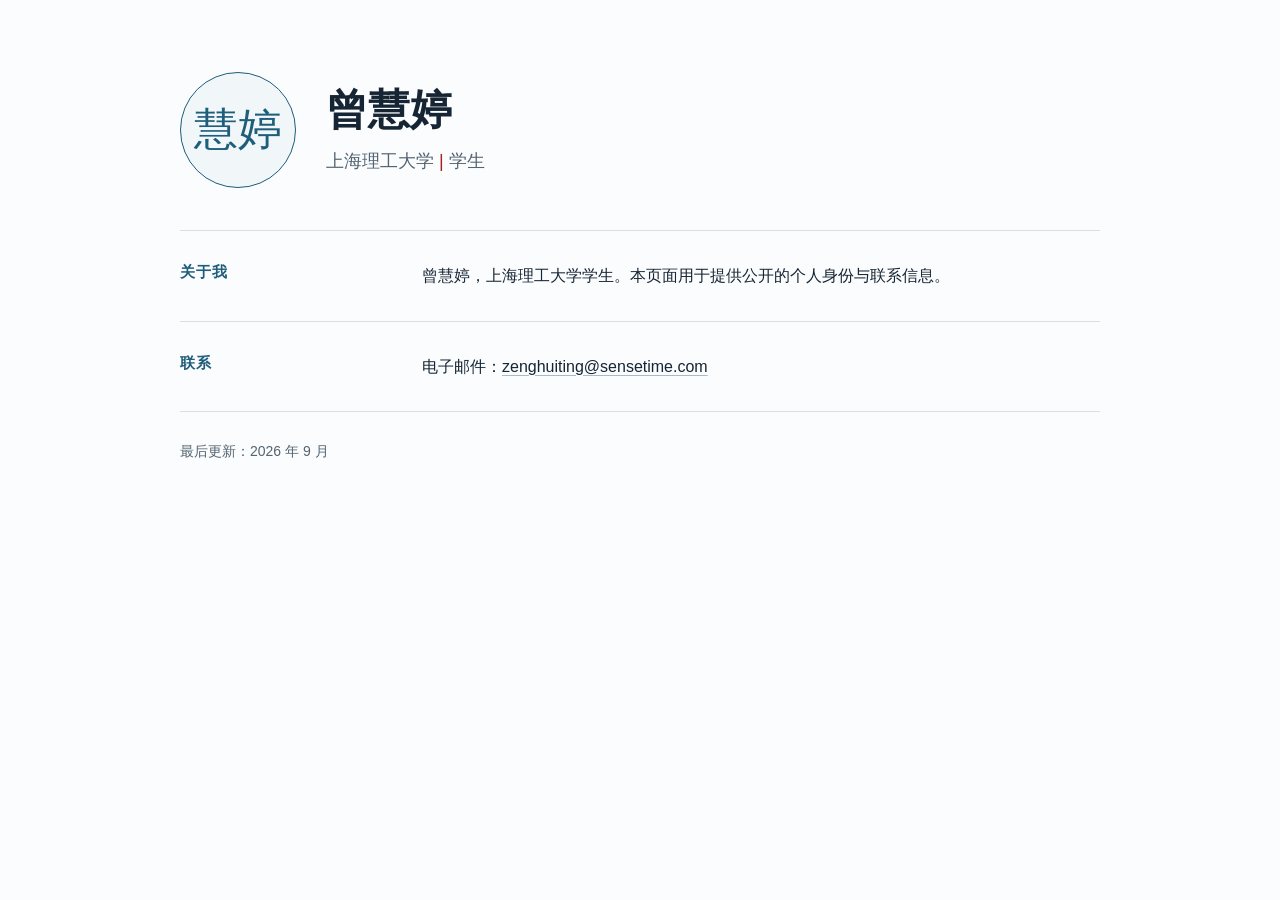
<file: index.html>
<!doctype html>
<html lang="zh-CN">
  <head>
    <meta charset="utf-8">
    <meta name="viewport" content="width=device-width, initial-scale=1">
    <meta name="description" content="曾慧婷的个人学术主页。">
    <title>曾慧婷 | 个人主页</title>
    <style>
      :root {
        color-scheme: light;
        --ink: #162534;
        --muted: #536472;
        --line: #d8e0e5;
        --paper: #fbfcfd;
        --accent: #a3221b;
        --blue: #1e5d7b;
      }

      * { box-sizing: border-box; }

      body {
        margin: 0;
        background: var(--paper);
        color: var(--ink);
        font-family: -apple-system, BlinkMacSystemFont, "Segoe UI", "Noto Sans SC", Arial, sans-serif;
        line-height: 1.6;
      }

      main {
        width: min(920px, calc(100% - 40px));
        margin: 0 auto;
        padding: 72px 0 48px;
      }

      header {
        display: grid;
        grid-template-columns: 116px 1fr;
        gap: 30px;
        align-items: center;
        padding-bottom: 42px;
        border-bottom: 1px solid var(--line);
      }

      .monogram {
        display: grid;
        width: 116px;
        height: 116px;
        place-items: center;
        border: 1px solid var(--blue);
        border-radius: 50%;
        background: #f1f6f8;
        color: var(--blue);
        font-family: Georgia, "Times New Roman", serif;
        font-size: 44px;
      }

      h1, h2 { margin: 0; line-height: 1.25; }

      h1 {
        font-size: 42px;
        font-weight: 650;
      }

      .role {
        margin: 10px 0 0;
        color: var(--muted);
        font-size: 18px;
      }

      .accent { color: var(--accent); }

      section {
        display: grid;
        grid-template-columns: 210px 1fr;
        gap: 32px;
        padding: 32px 0;
        border-bottom: 1px solid var(--line);
      }

      h2 {
        color: var(--blue);
        font-size: 15px;
        letter-spacing: .08em;
        text-transform: uppercase;
      }

      p { margin: 0; }

      .contact a {
        color: var(--ink);
        text-decoration-color: #a7bbc6;
        text-underline-offset: 3px;
      }

      footer {
        padding-top: 28px;
        color: var(--muted);
        font-size: 14px;
      }

      @media (max-width: 600px) {
        main { width: min(100% - 32px, 920px); padding-top: 42px; }
        header { grid-template-columns: 82px 1fr; gap: 20px; }
        .monogram { width: 82px; height: 82px; font-size: 31px; }
        h1 { font-size: 32px; }
        .role { font-size: 16px; }
        section { grid-template-columns: 1fr; gap: 10px; padding: 25px 0; }
      }
    </style>
  </head>
  <body>
    <main>
      <header>
        <div class="monogram" aria-hidden="true">慧婷</div>
        <div>
          <h1>曾慧婷</h1>
          <p class="role">上海理工大学 <span class="accent">|</span> 学生</p>
        </div>
      </header>

      <section>
        <h2>关于我</h2>
        <p>曾慧婷，上海理工大学学生。本页面用于提供公开的个人身份与联系信息。</p>
      </section>

      <section class="contact">
        <h2>联系</h2>
        <p>电子邮件：<a href="mailto:zenghuiting@sensetime.com">zenghuiting@sensetime.com</a></p>
      </section>

      <footer>最后更新：2026 年 9 月</footer>
    </main>
  </body>
</html>
</file>
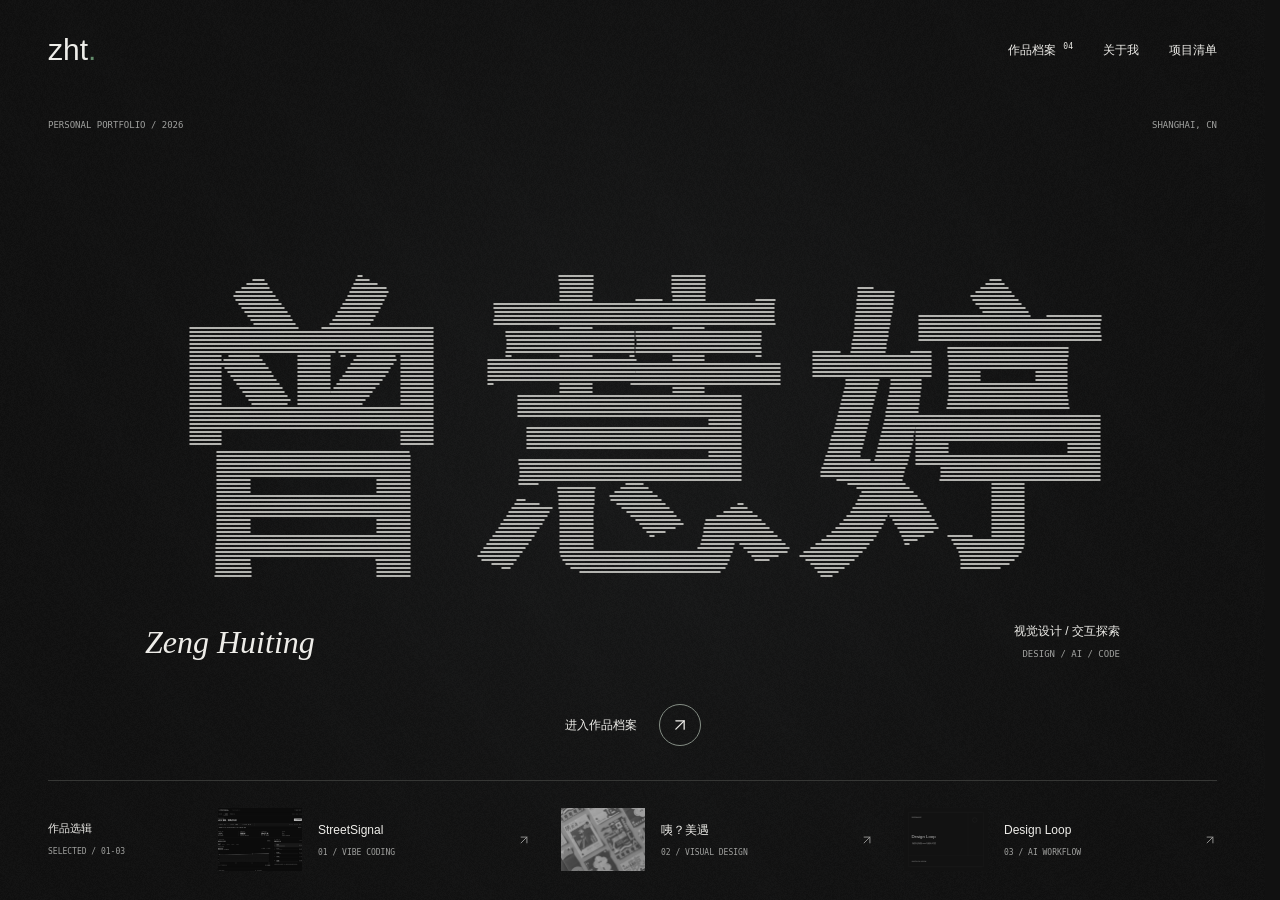
<file: portfolio/index.html>
<!doctype html>
<html lang="zh-CN">
<head>
  <meta charset="utf-8">
  <meta name="viewport" content="width=device-width, initial-scale=1">
  <meta name="theme-color" content="#111111">
  <meta name="description" content="曾慧婷的个人作品档案：Vibe Coding、平面设计、实习与关于我。">
  <title>曾慧婷 / Portfolio 2026</title>
  <link rel="stylesheet" href="assets/css/archive.css">
  <link rel="stylesheet" href="assets/css/exhibition.css">
  <link rel="stylesheet" href="assets/css/intro.css">
  <link rel="stylesheet" href="assets/css/content.css">
  <link rel="stylesheet" href="assets/css/visual-case.css">
  <link rel="stylesheet" href="assets/css/image-stack.css">
  <link rel="stylesheet" href="assets/css/model-study.css">
  <script src="assets/js/lucide.min.js" defer></script>
  <script src="assets/js/embla-carousel.umd.js" defer></script>
  <script src="assets/js/fx.js" defer></script>
  <script type="module" src="assets/js/archive.js"></script>
  <meta name="robots" content="noindex, nofollow">
</head>
<body data-archive-app data-theme="dark">
  <a class="skip-link" href="#main">跳至内容</a>
  <canvas data-ripple data-top="#111111" data-bottom="#111111" data-accent="#9aa8b0" data-stripe="0.08" data-strength="0.28" aria-hidden="true"></canvas>
  <header class="site-header">
    <a id="page-back" class="page-back" href="#archive" hidden><i data-lucide="arrow-left"></i><span>返回作品档案</span></a>
    <a href="#home" class="brand" aria-label="曾慧婷，回到首页"><span class="brand-mark">zht<span>.</span></span><span class="brand-name">曾慧婷<small>PORTFOLIO / 2026</small></span></a>
    <nav aria-label="主导航" class="header-nav">
      <a href="#archive" data-nav="archive">作品档案 <span class="tiny">04</span></a>
      <a href="#about" data-nav="about">关于我</a>
      <a href="overview.html">项目清单</a>
      
    </nav>
  </header>
  <main id="main" tabindex="-1">
    <section id="intro" class="intro-screen" aria-labelledby="intro-title">
      <div class="intro-eyebrow"><span>PERSONAL PORTFOLIO / 2026</span><span>SHANGHAI, CN</span></div>
      <h1 id="intro-title" class="sr-only">曾慧婷，视觉设计、AI 与 Vibe Coding</h1>
      <canvas id="name-field" aria-hidden="true"></canvas>
      <div class="intro-signature">
        <p class="intro-roman">Zeng Huiting</p>
        <p class="intro-practice">视觉设计 / 交互探索<small>DESIGN / AI / CODE</small></p>
      </div>
      <button class="intro-enter" id="enter" type="button"><span>进入作品档案</span><span class="round-arrow"><i data-lucide="arrow-up-right"></i></span></button>
      <nav class="intro-selected" aria-label="精选作品">
        <div class="intro-selected-label"><span>作品选辑</span><small>SELECTED / 01-03</small></div>
        <a href="#project/streetsignal" aria-label="查看 StreetSignal，区域穿着趋势观察台">
          <img src="assets/img/streetsignal/dashboard.jpg" width="1600" height="1200" alt="" decoding="async">
          <span><strong>StreetSignal</strong><small>01 / VIBE CODING</small></span><i data-lucide="arrow-up-right"></i>
        </a>
        <a href="#project/meiyu" aria-label="查看咦？美遇，美育品牌识别与应用">
          <img src="assets/img/covers/meiyu.webp" width="1600" height="1200" alt="" decoding="async">
          <span><strong>咦？美遇</strong><small>02 / VISUAL DESIGN</small></span><i data-lucide="arrow-up-right"></i>
        </a>
        <a href="#project/design-loop" aria-label="查看 Design Loop，GPT 直出与 Skill 工作流对照">
          <img src="assets/img/covers/design-loop.svg" width="1600" height="1200" alt="" decoding="async">
          <span><strong>Design Loop</strong><small>03 / AI WORKFLOW</small></span><i data-lucide="arrow-up-right"></i>
        </a>
      </nav>
    </section>
    <div id="view" hidden></div>
  </main>
  <footer class="site-footer" hidden><span>ZENG HUITING © 2026</span><a href="#about">关于我</a><span>DESIGN / AI / CODE</span></footer>
  <dialog class="lightbox" aria-label="查看作品大图"><div class="lightbox-toolbar"><span id="lightbox-caption"></span><span class="tiny" data-image-resolution></span><button class="icon-button" data-native-zoom aria-label="原始像素查看" aria-pressed="false" title="原始像素查看"><i data-lucide="zoom-in"></i></button><a class="icon-button" data-open-original target="_blank" rel="noopener" aria-label="打开原尺寸图片" title="打开原尺寸图片"><i data-lucide="external-link"></i></a><button class="icon-button" data-close-lightbox aria-label="关闭大图" title="关闭"><i data-lucide="x"></i></button></div><div class="lightbox-stage"><img alt=""></div></dialog>
  <dialog class="evidence-dialog" aria-labelledby="evidence-dialog-title"><div class="evidence-dialog-toolbar"><button type="button" class="case-return" data-close-evidence><i data-lucide="arrow-left"></i><span>返回图像队列</span></button><button type="button" class="icon-button" data-close-evidence aria-label="关闭作品详情" title="关闭"><i data-lucide="x"></i></button></div><div class="evidence-dialog-content"></div></dialog>
  <noscript><div class="no-script">此交互作品集需要启用 JavaScript。你也可以阅读 <a href="overview.html">项目清单</a>。</div></noscript>
</body>
</html>
</file>
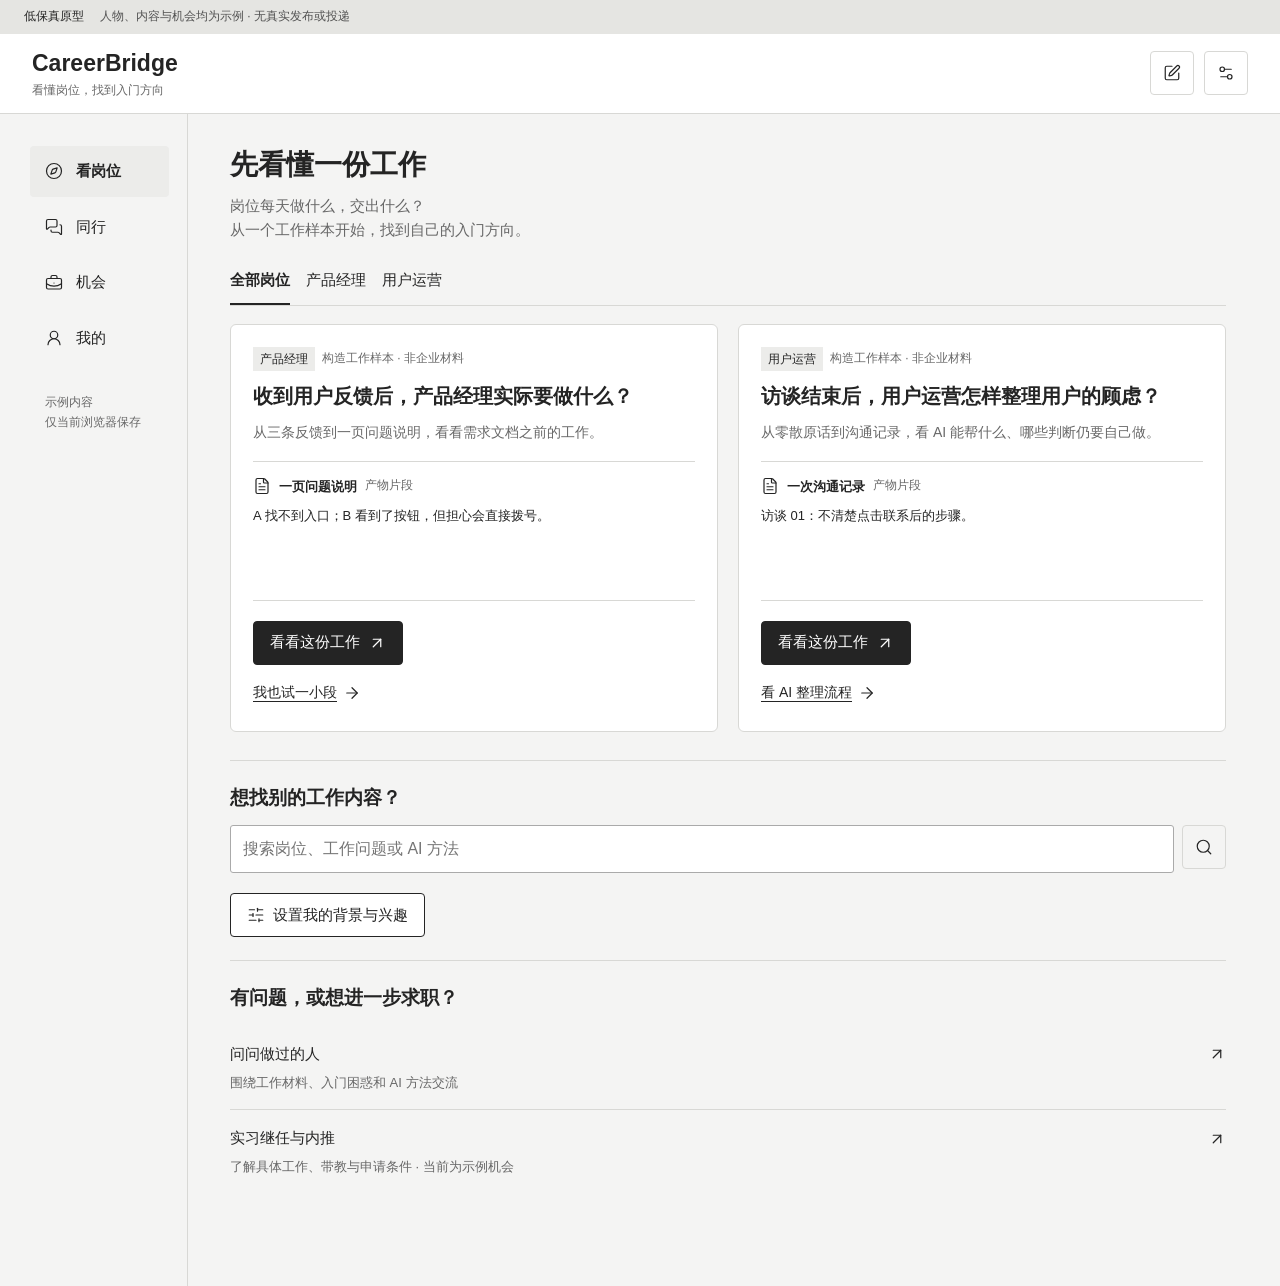
<file: portfolio/projects/careerbridge/index.html>
<!doctype html>
<html lang="zh-CN">
<head>
  <meta charset="utf-8">
  <meta name="viewport" content="width=device-width, initial-scale=1">
  <meta name="color-scheme" content="light">
    <meta name="description" content="先看懂一份工作：从岗位工作样本了解日常任务、交付物与入门方向。">
  <title>CareerBridge · 低保真原型</title>
  <link rel="stylesheet" href="styles.css">
</head>
<body>
  <a class="skip-link" href="#main">跳到内容</a>
  <div class="prototype-notice">低保真原型 <span>人物、内容与机会均为示例 · 无真实发布或投递</span></div>
  <header class="app-header">
    <a class="brand" href="#/discover" aria-label="CareerBridge 首页">CareerBridge<span>看懂岗位，找到入门方向</span></a>
    <div class="header-actions">
      <button class="icon-button" type="button" data-action="compose" aria-label="写一个问题" title="写一个问题"><i data-lucide="square-pen" aria-hidden="true"></i></button>
      <button class="icon-button" type="button" data-action="preferences" aria-label="探索偏好" title="探索偏好"><i data-lucide="settings-2" aria-hidden="true"></i></button>
    </div>
  </header>
  <div class="app-shell">
    <nav class="primary-nav" aria-label="主导航">
      <a href="#/discover" data-nav="discover"><i data-lucide="compass" aria-hidden="true"></i><span>看岗位</span></a>
      <a href="#/peers" data-nav="peers"><i data-lucide="messages-square" aria-hidden="true"></i><span>同行</span></a>
      <a href="#/opportunities" data-nav="opportunities"><i data-lucide="briefcase-business" aria-hidden="true"></i><span>机会</span></a>
      <a href="#/me" data-nav="me"><i data-lucide="user-round" aria-hidden="true"></i><span>我的</span></a>
      <p class="nav-note">示例内容<br>仅当前浏览器保存</p>
    </nav>
    <main id="main" tabindex="-1"></main>
  </div>
  <p class="storage-notice" id="storage-notice" role="status" hidden></p>
  <div class="toast" id="toast" role="status" hidden></div>
  <dialog id="editor-dialog" aria-labelledby="dialog-title"></dialog>
  <noscript>此交互原型需要启用 JavaScript。</noscript>
  <script src="../../assets/js/lucide.min.js"></script>
  <script type="module" src="app.mjs"></script>
</body>
</html>
</file>
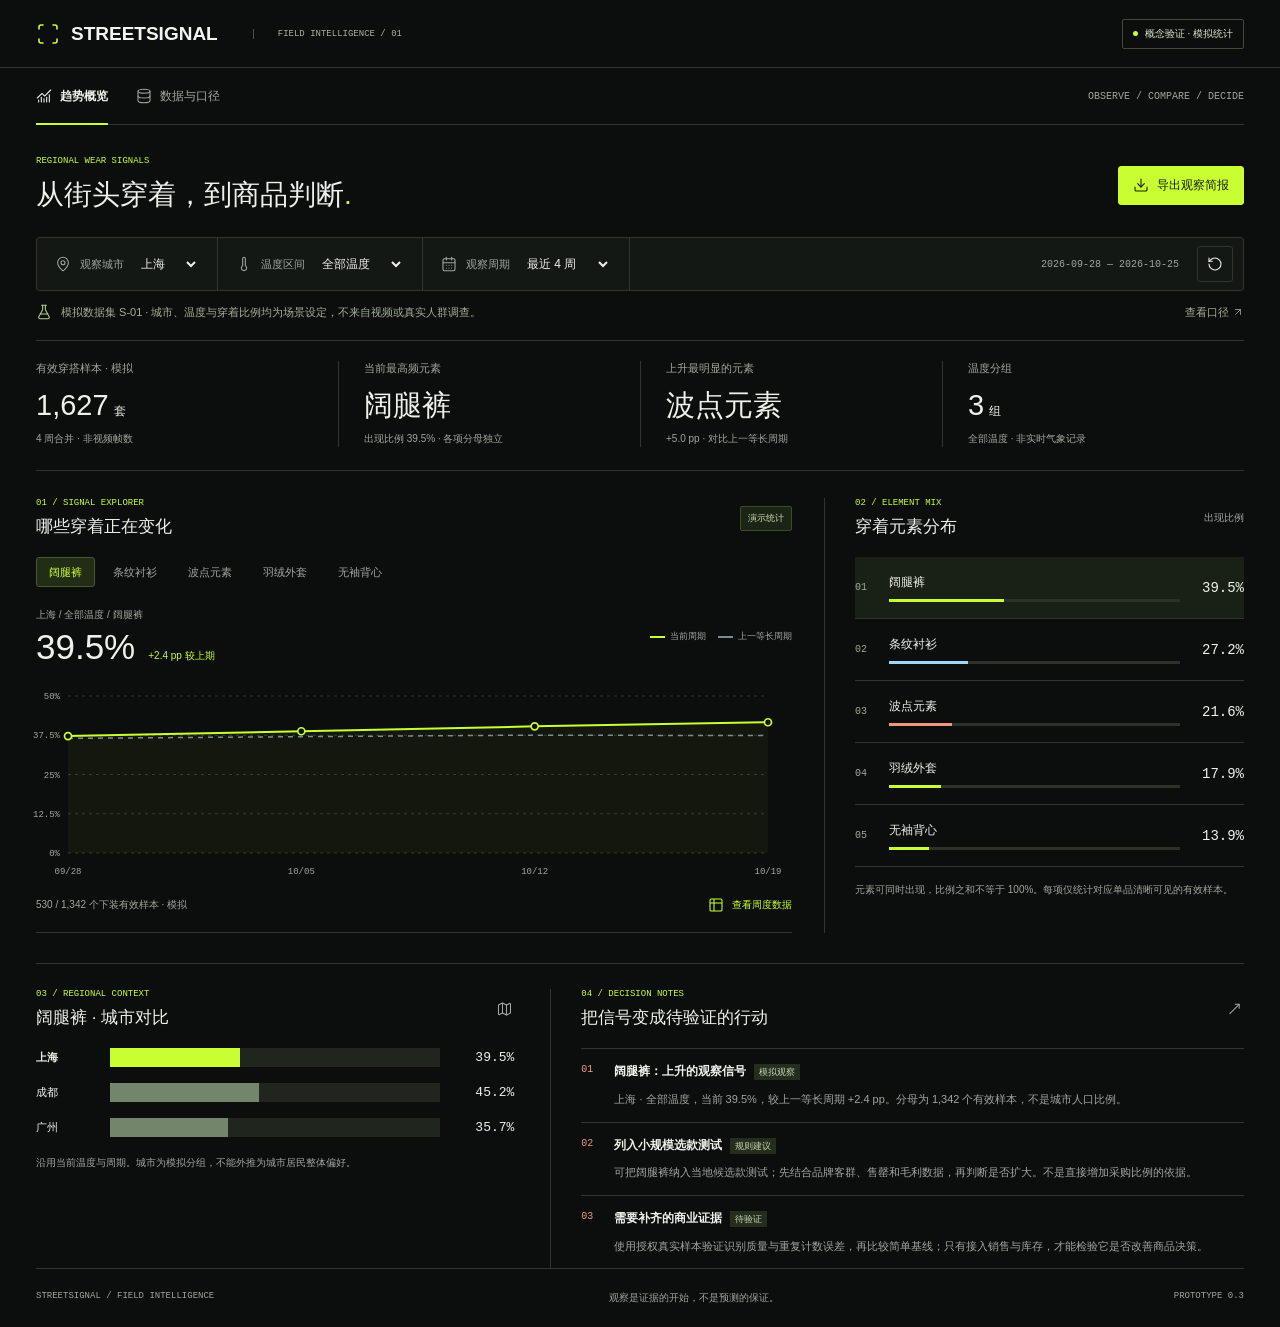
<file: portfolio/projects/streetsignal/index.html>
<!doctype html>
<html lang="zh-CN">
<head>
  <meta charset="utf-8">
  <meta name="viewport" content="width=device-width, initial-scale=1">
  <meta name="theme-color" content="#101310">
  <title>StreetSignal | 区域穿着趋势观察台</title>
  <link rel="icon" type="image/svg+xml" href="assets/favicon.svg">
  <link rel="stylesheet" href="styles.css">
  <link rel="stylesheet" href="dark.css">
</head>
<body>
<header class="topbar">
  <a class="brand" href="#overview" aria-label="StreetSignal 首页"><i data-lucide="scan"></i>STREETSIGNAL<span class="brand-edition">FIELD INTELLIGENCE / 01</span></a>
  <div class="demo-badge"><span class="status-dot"></span>概念验证 · 模拟统计</div>
</header>
<div class="workspace">
  <nav class="workspace-nav" aria-label="工作区">
    
    <a href="#overview" data-view="overview"><i data-lucide="chart-no-axes-combined"></i>趋势概览</a>
    <a href="#method" data-view="method"><i data-lucide="database"></i>数据与口径</a>
    <span class="nav-end mono">OBSERVE / COMPARE / DECIDE</span>
  </nav>
  <section id="overview" class="view" hidden>
    <div class="page-heading"><div><div class="eyebrow">REGIONAL WEAR SIGNALS</div><h1>从街头穿着，到商品判断<span class="title-period">.</span></h1></div><button id="download-report" class="primary" title="导出观察简报" aria-label="导出观察简报"><i data-lucide="download"></i>导出观察简报</button></div>
    <form id="filters" class="filters">
      <label><i data-lucide="map-pin"></i><span>观察城市</span><select id="city" name="city" aria-label="观察城市"><option value="shanghai">上海</option><option value="chengdu">成都</option><option value="guangzhou">广州</option></select></label>
      <label><i data-lucide="thermometer"></i><span>温度区间</span><select id="temperature" name="temperature" aria-label="温度区间"><option value="all">全部温度</option><option value="cool">8–16°C</option><option value="mild">17–24°C</option><option value="warm">25–31°C</option></select></label>
      <label><i data-lucide="calendar-days"></i><span>观察周期</span><select id="period" name="period" aria-label="观察周期"><option value="4">最近 4 周</option><option value="8">最近 8 周</option></select></label>
      <span class="date-range mono" id="date-range"></span>
      <button type="button" class="icon-button" id="reset-filters" title="重置筛选" aria-label="重置筛选"><i data-lucide="rotate-ccw"></i></button>
    </form>
    <div class="data-banner"><i data-lucide="flask-conical"></i><span>模拟数据集 S-01 · 城市、温度与穿着比例均为场景设定，不来自视频或真实人群调查。</span><a href="#method">查看口径<i data-lucide="arrow-up-right"></i></a></div>
    <div class="kpi-band" id="kpis" aria-live="polite"></div>
    <div class="analytics-grid">
      <section class="trend-panel">
        <div class="section-heading"><div><div class="eyebrow">01 / SIGNAL EXPLORER</div><h2>哪些穿着正在变化</h2></div><span class="small-badge">演示统计</span></div>
        <div class="signal-tabs" id="signal-tabs" role="tablist" aria-label="服装元素"></div>
        <div class="chart-heading"><div><span class="muted" id="chart-caption"></span><div class="chart-value"><strong id="signal-rate"></strong><span id="signal-delta"></span></div></div><div class="legend"><span><b class="legend-current"></b>当前周期</span><span><b class="legend-previous"></b>上一等长周期</span></div></div>
        <div id="trend-chart" class="trend-chart" role="tabpanel"></div>
        <div class="chart-foot"><span id="signal-denominator"></span><button id="open-data" class="text-button"><i data-lucide="table-2"></i>查看周度数据</button></div>
      </section>
      <section class="ranking-panel">
        <div class="section-heading"><div><div class="eyebrow">02 / ELEMENT MIX</div><h2>穿着元素分布</h2></div><span class="muted">出现比例</span></div>
        <div id="ranking"></div>
        <p class="footnote">元素可同时出现，比例之和不等于 100%。每项仅统计对应单品清晰可见的有效样本。</p>
      </section>
    </div>
    <div class="decision-grid">
      <section class="regional-panel">
        <div class="section-heading"><div><div class="eyebrow">03 / REGIONAL CONTEXT</div><h2 id="regional-title">同一元素，不同城市</h2></div><i data-lucide="map"></i></div>
        <div id="regional-comparison"></div>
        <p class="footnote">沿用当前温度与周期。城市为模拟分组，不能外推为城市居民整体偏好。</p>
      </section>
      <section class="decision-panel">
        <div class="section-heading"><div><div class="eyebrow">04 / DECISION NOTES</div><h2>把信号变成待验证的行动</h2></div><i data-lucide="move-up-right"></i></div>
        <div id="decision-notes" aria-live="polite"></div>
      </section>
    </div>

  </section>
  <section id="method" class="view" hidden>
    <div class="page-heading"><div><div class="eyebrow">DATA CONTRACT / S-01</div><h1>让结论有边界，让数据有来处<span class="title-period">.</span></h1></div><button id="download-data" title="导出模拟数据 CSV" aria-label="导出模拟数据 CSV"><i data-lucide="download"></i>导出模拟数据 CSV</button></div>
    <div class="data-banner"><i data-lucide="flask-conical"></i><span>这里记录的是演示口径与计划中的采集原则，不代表已经完成真实采集、匿名化认证或合规审查。</span></div>
    <div class="method-grid">
      <section><div class="eyebrow">01 / PROVENANCE</div><h2>三种内容，明确分开</h2><dl><dt>模拟统计</dt><dd>3 个城市 × 3 个温度区间 × 16 周。由固定规则生成聚合计数，刷新不随机变化；没有真实个人记录、实时天气或真实趋势结论。</dd><dt>实景素材</dt><dd>3 段 Pexels 预录片段，来源可在街景观察中访问。不据此推断地点，不用于区域统计。公开发布前仍需核查素材与人物使用条件。</dd><dt>单品标注</dt><dd>名称及初始框为人工标注，后续使用 OpenCV CSRT 离线跟踪。遮挡、镜头变化时仍可能漂移，不是服装识别模型结果。</dd></dl></section>
      <section><div class="eyebrow">02 / DEFINITIONS</div><h2>比例究竟在说什么</h2><dl><dt>元素出现比例</dt><dd>含该元素的有效穿搭样本数 ÷ 对应单品清晰可见的样本数。例如阔腿裤使用下装有效样本，条纹衬衫使用上装有效样本。</dd><dt>周期变化</dt><dd>所选 4 周或 8 周的合并比例，与上一等长周期比较。差值单位是百分点（pp），不是相对增长率。</dd><dt>温度与时间</dt><dd>温度是模拟分组条件，不是真实气象记录。固定演示周期截至 2026-10-25；周度图按对应周次对齐，不代表同一天的观测。</dd></dl></section>
      <section><div class="eyebrow">03 / QUALITY GATES</div><h2>真实试点前的质量要求</h2><ul class="method-list"><li><i data-lucide="check"></i>合法、适当授权的数据来源，先明确采集与商用边界。</li><li><i data-lucide="check"></i>不把连续视频帧当作独立人数，明确短时去重与复访误差。</li><li><i data-lucide="check"></i>排除无法判断的单品，按品类报告识别质量并支持人工复核。</li><li><i data-lucide="check"></i>披露地点、时段、天气及人群选择偏差，不外推全国。</li></ul></section>
      <section><div class="eyebrow">04 / PRIVACY BY DESIGN</div><h2>少收集，不等于自动合规</h2><p>拟采用合法输入、端侧处理、端侧聚合后上传的架构。默认不上传人脸、原始画面、个人截图或可复用的身份特征；不做跨镜头身份追踪。</p><p>即使不保存视频，现场图像处理也不能自动排除个人信息与设备安装限制。真实试点需先完成适用地区的法律审查、权限确认与小样本披露风险评估。</p></section>
    </div>
    <section class="research-notes"><div class="section-heading"><div><div class="eyebrow">RESEARCH → PRODUCT</div><h2>从研究中提取方法，而不是借用结论</h2></div></div><div class="research-row"><strong>GeoStyle · ICCV 2019</strong><span>借鉴城市与时间维度的服装属性聚合；本演示未使用其原始数据或模型。</span></div><div class="research-row"><strong>Fashionpedia / DeepFashion2</strong><span>借鉴单品级定位与属性拆分；目前未接入模型，也不宣称其识别能力。</span></div><div class="research-row"><strong>商业验证边界</strong><span>穿着频率不是购买意愿。下一步用授权样本校验质量，再用真实选款任务验证价值。</span></div></section>
  </section>
  <footer><span class="mono">STREETSIGNAL / FIELD INTELLIGENCE</span><span>观察是证据的开始，不是预测的保证。</span><span class="mono">PROTOTYPE 0.3</span></footer>
</div>
<dialog id="data-dialog"><div class="dialog-heading"><div><span class="eyebrow">SIMULATED / WEEKLY DATA</span><h2 id="dialog-title">周度数据</h2></div><button id="close-data" class="icon-button" aria-label="关闭数据表" title="关闭"><i data-lucide="x"></i></button></div><p class="footnote">当前周期与上一等长周期，均为模拟聚合计数。</p><div class="table-scroll"><table><thead><tr><th>周期</th><th>周起始</th><th>出现样本</th><th>有效样本</th><th>比例</th></tr></thead><tbody id="weekly-table"></tbody></table></div></dialog>
<div id="toast" role="status" hidden></div>
<script src="../../assets/js/lucide.min.js"></script>
<script src="demo-data.js"></script>
<script src="dashboard.js"></script>



</body>
</html>
</file>
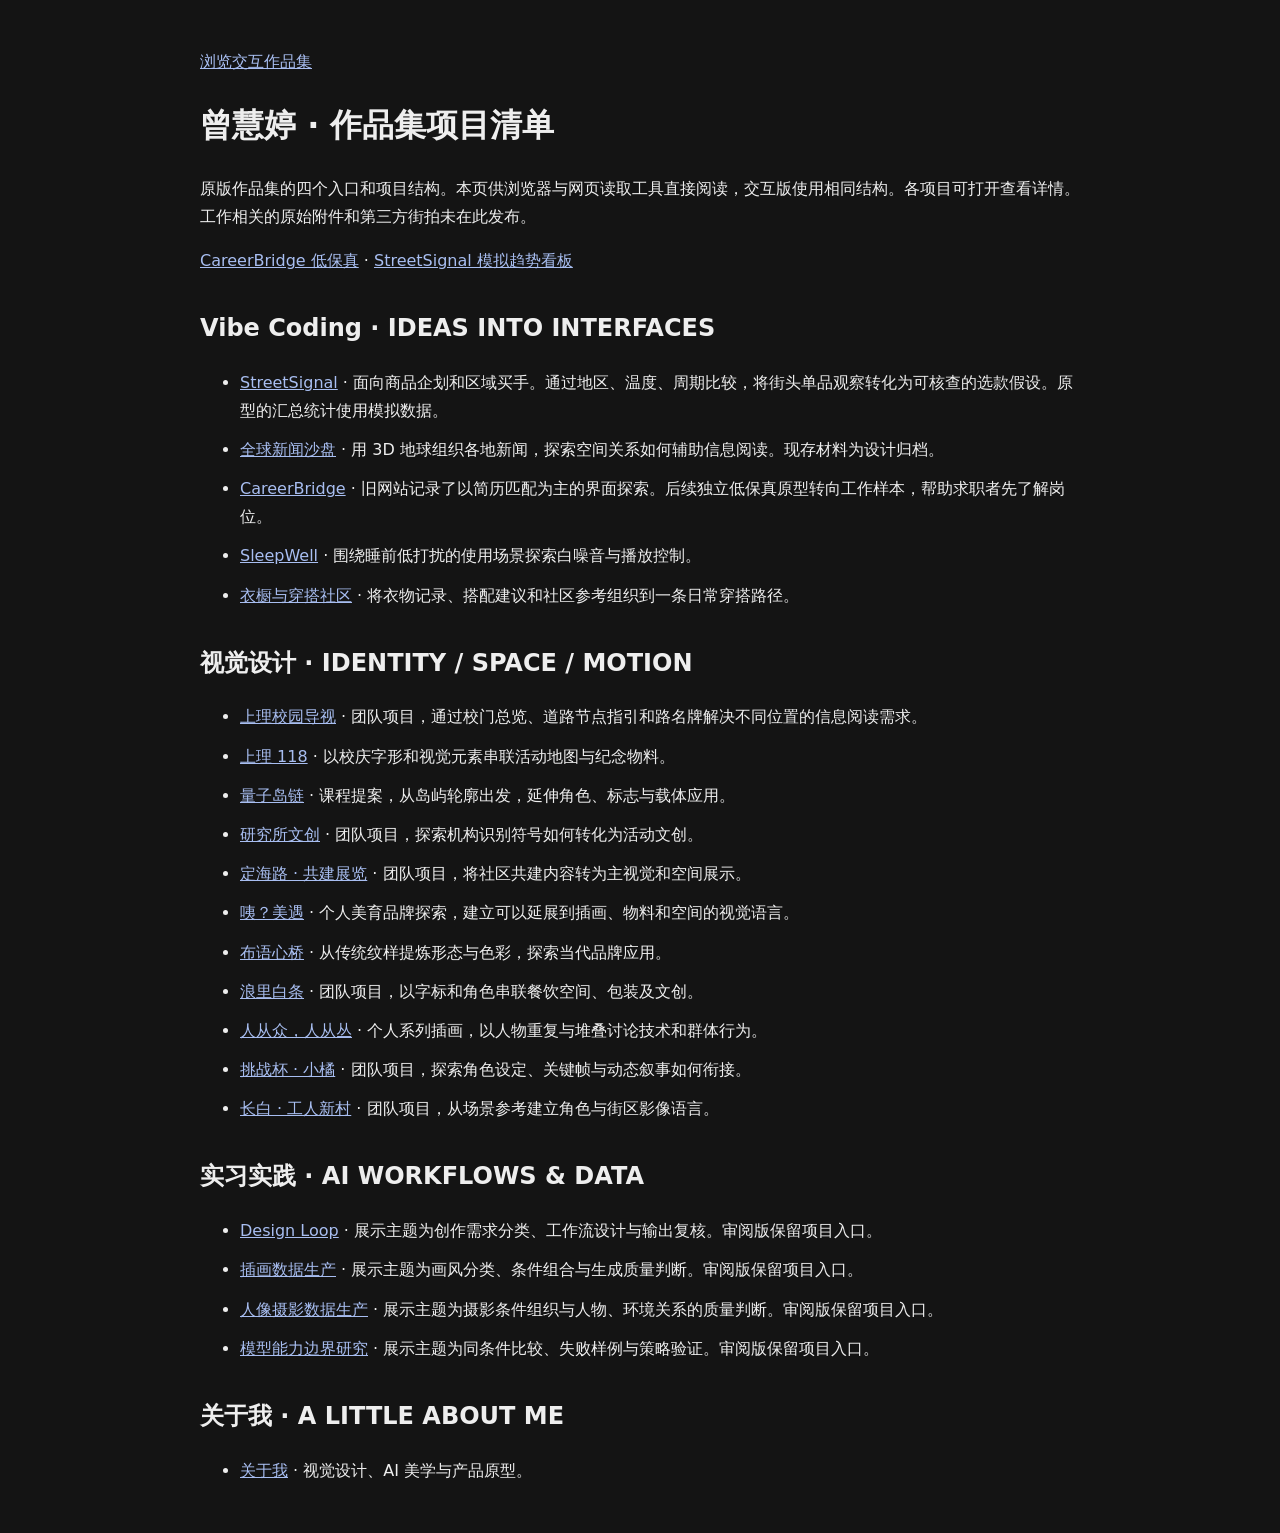
<file: portfolio/overview.html>
<!doctype html>
<html lang="zh-CN"><meta charset="utf-8"><meta name="viewport" content="width=device-width, initial-scale=1">
<meta name="robots" content="noindex, nofollow"><title>曾慧婷 · 原版作品集项目清单</title>
<style>body{background:#141414;color:#eee;font:1rem/1.75 system-ui,sans-serif;margin:3rem auto;padding:0 1.25rem;max-width:55rem}a{color:#a8bef1}li{margin:.7rem 0}section{margin:2rem 0}</style>
<main><a href="./">浏览交互作品集</a><h1>曾慧婷 · 作品集项目清单</h1>
<p>原版作品集的四个入口和项目结构。本页供浏览器与网页读取工具直接阅读，交互版使用相同结构。各项目可打开查看详情。工作相关的原始附件和第三方街拍未在此发布。</p><p><a href="projects/careerbridge/">CareerBridge 低保真</a> · <a href="projects/streetsignal/#overview">StreetSignal 模拟趋势看板</a></p>
<section><h2>Vibe Coding · IDEAS INTO INTERFACES</h2><ul><li><a href="./#project/streetsignal">StreetSignal</a> · 面向商品企划和区域买手。通过地区、温度、周期比较，将街头单品观察转化为可核查的选款假设。原型的汇总统计使用模拟数据。</li><li><a href="./#project/globe">全球新闻沙盘</a> · 用 3D 地球组织各地新闻，探索空间关系如何辅助信息阅读。现存材料为设计归档。</li><li><a href="./#project/career">CareerBridge</a> · 旧网站记录了以简历匹配为主的界面探索。后续独立低保真原型转向工作样本，帮助求职者先了解岗位。</li><li><a href="./#project/sleep">SleepWell</a> · 围绕睡前低打扰的使用场景探索白噪音与播放控制。</li><li><a href="./#project/wardrobe">衣橱与穿搭社区</a> · 将衣物记录、搭配建议和社区参考组织到一条日常穿搭路径。</li></ul></section><section><h2>视觉设计 · IDENTITY / SPACE / MOTION</h2><ul><li><a href="./#project/signage">上理校园导视</a> · 团队项目，通过校门总览、道路节点指引和路名牌解决不同位置的信息阅读需求。</li><li><a href="./#project/anniversary">上理 118</a> · 以校庆字形和视觉元素串联活动地图与纪念物料。</li><li><a href="./#project/fuxing-island">量子岛链</a> · 课程提案，从岛屿轮廓出发，延伸角色、标志与载体应用。</li><li><a href="./#project/institute">研究所文创</a> · 团队项目，探索机构识别符号如何转化为活动文创。</li><li><a href="./#project/dinghai">定海路 · 共建展览</a> · 团队项目，将社区共建内容转为主视觉和空间展示。</li><li><a href="./#project/meiyu">咦？美遇</a> · 个人美育品牌探索，建立可以延展到插画、物料和空间的视觉语言。</li><li><a href="./#project/buyu">布语心桥</a> · 从传统纹样提炼形态与色彩，探索当代品牌应用。</li><li><a href="./#project/fish">浪里白条</a> · 团队项目，以字标和角色串联餐饮空间、包装及文创。</li><li><a href="./#project/crowd">人从众，人从丛</a> · 个人系列插画，以人物重复与堆叠讨论技术和群体行为。</li><li><a href="./#project/film">挑战杯 · 小橘</a> · 团队项目，探索角色设定、关键帧与动态叙事如何衔接。</li><li><a href="./#project/changbai">长白 · 工人新村</a> · 团队项目，从场景参考建立角色与街区影像语言。</li></ul></section><section><h2>实习实践 · AI WORKFLOWS &amp; DATA</h2><ul><li><a href="./#project/design-loop">Design Loop</a> · 展示主题为创作需求分类、工作流设计与输出复核。审阅版保留项目入口。</li><li><a href="./#project/illustration">插画数据生产</a> · 展示主题为画风分类、条件组合与生成质量判断。审阅版保留项目入口。</li><li><a href="./#project/photography">人像摄影数据生产</a> · 展示主题为摄影条件组织与人物、环境关系的质量判断。审阅版保留项目入口。</li><li><a href="./#project/model-boundaries">模型能力边界研究</a> · 展示主题为同条件比较、失败样例与策略验证。审阅版保留项目入口。</li></ul></section><section><h2>关于我 · A LITTLE ABOUT ME</h2><ul><li><a href="./#about">关于我</a> · 视觉设计、AI 美学与产品原型。</li></ul></section></main></html>
</file>
<file: portfolio/assets/css/archive.css>
@font-face { font-family: "Archive Sans"; src: local("Helvetica Neue"); font-display: swap; }
:root { --paper:#111111; --ink:#eeeDE9; --muted:#a0a19f; --line:#363735; --surface:#1d1e1d; --page:min(1260px, calc(100% - 96px)); --ease:cubic-bezier(.22,1,.36,1); font-family:"Archive Sans","PingFang SC","Microsoft YaHei",sans-serif; color:var(--ink); background:var(--paper); color-scheme:dark; font-synthesis:none; }
* { box-sizing:border-box; letter-spacing:0; }
html { scroll-behavior:smooth; scrollbar-gutter:stable; }
body { margin:0; min-width:280px; }
a { color:inherit; text-decoration:none; }
button,input,select { font:inherit; color:inherit; }
button { cursor:pointer; background:none; border:0; }
button,a { -webkit-tap-highlight-color:transparent; }
img { display:block; max-width:100%; }
button:focus-visible,a:focus-visible,select:focus-visible,summary:focus-visible { outline:2px solid #2447d8; outline-offset:5px; }
::selection { color:#fff; background:#4764ae; }
[hidden] { display:none!important; }
h1,h2,h3,p,figure { margin:0; }
h1,h2,h3 { font-weight:500; overflow-wrap:anywhere; }
h1[tabindex="-1"]:focus,#main:focus { outline:none; }
svg { width:20px; height:20px; flex-shrink:0; stroke-width:1.5; }
.tiny,.eyebrow,.site-footer,.folder-index,.project-code,.archive-bottom,.intro-eyebrow { font-family:"SFMono-Regular",Consolas,monospace; font-size:10px; line-height:1.6; }
.sr-only { position:absolute; width:1px; height:1px; overflow:hidden; clip-path:inset(50%); white-space:nowrap; }
.skip-link { position:fixed; top:-70px; left:20px; z-index:100; background:var(--ink); color:var(--paper); padding:16px; }
.skip-link:focus { top:10px; }
canvas[data-ripple] { position:fixed; inset:0; width:100%; height:100%; z-index:-1; pointer-events:none; }
.ripple-trail { position:fixed; inset:0; width:100%; height:100%; pointer-events:none; z-index:50; }
.site-header { width:var(--page); height:100px; margin:auto; display:flex; align-items:center; justify-content:space-between; position:relative; z-index:10; border-bottom:1px solid var(--line); }
.brand { display:flex; align-items:center; gap:17px; }
.brand-mark { font-size:36px; font-weight:700; line-height:1; }
.brand-mark>span { color:#628b6b; }
.brand-name { font-size:12px; line-height:1.7; }
.brand-name small { display:block; font-size:8px; color:var(--muted); font-family:monospace; }
.header-nav { display:flex; align-items:center; gap:30px; font-size:12px; }
.header-nav>a { position:relative; }
.header-nav>a[aria-current="page"]::after { content:""; width:4px; height:4px; background:var(--ink); border-radius:50%; position:absolute; bottom:-9px; left:calc(50% - 2px); }
.header-nav .tiny { vertical-align:super; margin-left:4px; font-size:8px; }
.icon-button { width:40px; height:40px; display:inline-flex; justify-content:center; align-items:center; border:1px solid var(--line); border-radius:50%; transition:background .2s,transform .2s; }
.icon-button:hover:not(:disabled) { background:#373936; transform:translateY(-2px); }
.icon-button:disabled { opacity:.25; cursor:default; }
.intro-screen { position:relative; width:var(--page); margin:auto; height:calc(100svh - 100px); min-height:560px; }
.intro-eyebrow { position:absolute; top:35px; left:0; right:0; display:flex; justify-content:space-between; color:var(--muted); pointer-events:none; }
#name-field { position:absolute; width:100%; height:100%; inset:0; cursor:pointer; touch-action:manipulation; }
.intro-enter { position:absolute; left:50%; top:73%; transform:translateX(-50%); display:flex; align-items:center; gap:20px; font-size:13px; padding:10px; white-space:nowrap; }
.round-arrow { border:1px solid #858e85; border-radius:50%; width:42px; height:42px; display:grid; place-items:center; transition:background .25s,color .25s; }
.intro-enter:hover .round-arrow { background:var(--ink); color:var(--paper); }
.intro-bottom { position:absolute; bottom:34px; left:0; right:0; display:flex; justify-content:space-between; align-items:end; pointer-events:none; }
.intro-bottom p { font-size:13px; margin-bottom:8px; }
.intro-bottom .tiny { color:var(--muted); font-size:9px; }
.intro-edition { display:grid; gap:10px; text-align:right; font-size:12px; }
.intro-screen.is-opening .intro-enter,.intro-screen.is-opening .intro-bottom,.intro-screen.is-opening .intro-eyebrow { opacity:0; transition:opacity .25s; }
#view { min-height:calc(100svh - 200px); }
.view-inner { width:var(--page); margin:auto; padding:42px 0 60px; }
.eyebrow { color:var(--muted); display:flex; align-items:center; gap:12px; margin-bottom:15px; }
.eyebrow::before { content:""; width:6px; height:6px; background:var(--accent,#64866a); border-radius:50%; }
.view-heading { display:flex; justify-content:space-between; align-items:end; gap:20px; margin-bottom:48px; }
.view-heading h1 { font-size:40px; line-height:1.25; font-weight:500; }
.heading-italic { display:inline-block; font-family:Georgia,"Times New Roman",serif; font-style:italic; font-weight:400; font-size:44px; margin-left:26px; color:var(--muted); }
.view-heading>p { text-align:right; color:var(--muted); font-size:12px; line-height:1.8; max-width:300px; }
.file-cabinet { position:relative; padding-top:24px; isolation:isolate; }
.folder { display:block; position:relative; isolation:isolate; height:140px; margin-bottom:-23px; transition:transform .5s var(--ease); color:var(--ink); }
.folder:last-child { margin-bottom:0; height:160px; }
.folder-back { position:absolute; inset:-23px 0 0; border-radius:7px; background:var(--folder); clip-path:polygon(0 23px,0 5px,5px 0,26% 0,calc(26% + 27px) 23px,calc(100% - 7px) 23px,100% 30px,100% 100%,0 100%); filter:brightness(.94); }
.folder:nth-child(2) .folder-back { clip-path:polygon(0 23px,23% 23px,calc(23% + 25px) 0,49% 0,calc(49% + 25px) 23px,100% 23px,100% 100%,0 100%); }
.folder:nth-child(3) .folder-back { clip-path:polygon(0 23px,47% 23px,calc(47% + 25px) 0,73% 0,calc(73% + 25px) 23px,100% 23px,100% 100%,0 100%); }
.folder:nth-child(4) .folder-back { clip-path:polygon(0 23px,71% 23px,calc(71% + 25px) 0,calc(100% - 5px) 0,100% 5px,100% 100%,0 100%); }
.folder-front { position:absolute; inset:0; border-top:1px solid #ffffff25; border-bottom:1px solid #00000080; background:#242524; border-radius:4px; box-shadow:0 -8px 22px #00000045; display:grid; grid-template-columns:48px 1fr 1fr 36px; align-items:start; padding:31px 34px; gap:16px; z-index:2; transition:background .4s; }
.folder:nth-child(2) .folder-front { background:#292a28; }
.folder:nth-child(3) .folder-front { background:#222423; }
.folder:nth-child(4) .folder-front { background:#2d2d2a; }
.folder:is(:hover,:focus-visible) .folder-front { background:#343633; }
.folder-index { padding-top:7px; color:var(--folder); }
.folder-title { font-size:30px; line-height:1.2; display:block; }
.folder-en { font-size:10px; display:block; font-family:monospace; margin-top:10px; color:var(--muted); }
.folder-tags { display:flex; align-items:center; gap:12px; padding-top:10px; font-size:11px; justify-self:end; margin-right:200px; white-space:nowrap; }
.folder-tags span+span::before { content:"/"; opacity:.4; margin-right:12px; }
.folder-arrow { margin-top:2px; width:30px; height:30px; border:1px solid #ffffff40; border-radius:50%; display:grid; place-items:center; transition:background .25s,color .25s; }
.folder:hover .folder-arrow { background:var(--folder); color:#171817; }
.folder-previews { position:absolute; right:85px; top:-10px; width:185px; height:115px; pointer-events:none; z-index:1; }
.folder-preview { position:absolute; width:94px; height:108px; padding:5px 5px 14px; background:#fafbf8; box-shadow:0 -2px 8px #20302028; transform-origin:50% 100%; transition:transform .55s var(--ease); }
.folder-preview img { width:100%; height:100%; object-fit:cover; }
.folder-preview:nth-child(1) { transform:translateX(0) rotate(-12deg); }
.folder-preview:nth-child(2) { transform:translate(42px,-8px) rotate(3deg); }
.folder-preview:nth-child(3) { transform:translateX(85px) rotate(13deg); }
.folder:focus-visible,.folder:hover { transform:translateY(-12px); z-index:5; }
.folder:is(:hover,:focus-visible) .folder-preview:nth-child(1) { transform:translate(-12px,-45px) rotate(-16deg); }
.folder:is(:hover,:focus-visible) .folder-preview:nth-child(2) { transform:translate(42px,-55px) rotate(1deg); }
.folder:is(:hover,:focus-visible) .folder-preview:nth-child(3) { transform:translate(100px,-42px) rotate(15deg); }
.archive-bottom { display:flex; justify-content:space-between; padding-top:24px; color:var(--muted); gap:20px; }
.archive-bottom span:last-child { text-align:right; }
.site-footer { width:var(--page); margin:auto; padding:25px 0; border-top:1px solid var(--line); display:flex; justify-content:space-between; align-items:center; gap:20px; color:var(--muted); font-size:9px; }
.site-footer a { display:flex; align-items:center; gap:8px; color:var(--ink); }
.site-footer svg { width:14px; height:14px; }
.breadcrumbs { display:flex; align-items:center; gap:12px; margin-bottom:32px; font-size:11px; color:var(--muted); flex-wrap:wrap; }
.breadcrumbs a { display:inline-flex; align-items:center; gap:8px; }
.breadcrumbs svg { width:14px; height:14px; }
.collection-tabs { display:flex; gap:28px; border-bottom:1px solid var(--line); padding-bottom:14px; margin-bottom:28px; overflow:auto; }
.collection-tabs a { font-size:12px; white-space:nowrap; display:flex; align-items:center; gap:8px; padding:5px 0; }
.collection-tabs a[aria-current] { font-weight:600; }
.collection-tabs .swatch { width:8px; height:8px; border-radius:2px; background:var(--tab); }
.collection-tabs a:not([aria-current]) { color:var(--muted); }
.collection-toolbar { display:flex; align-items:center; justify-content:space-between; gap:16px; margin-bottom:25px; }
.filters { display:flex; flex-wrap:wrap; gap:8px 24px; font-size:12px; }
.filter { padding:9px 0; color:var(--muted); border-bottom:1px solid transparent; }
.filter[aria-pressed="true"] { color:var(--ink); border-bottom-color:var(--ink); }
.view-modes { display:flex; flex-shrink:0; border:1px solid var(--line); border-radius:5px; padding:3px; gap:2px; }
.view-modes button { width:33px; height:30px; display:grid; place-items:center; border-radius:3px; }
.view-modes button[aria-pressed="true"] { background:#3b3d39; }
.view-modes svg { width:16px; height:16px; }
.project-grid { display:grid; grid-template-columns:repeat(2,minmax(0,1fr)); column-gap:30px; row-gap:42px; }
.project-link { display:block; min-width:0; }
.project-image { aspect-ratio:4/3; background:var(--surface); position:relative; overflow:hidden; }
.project-image img { width:100%; height:100%; object-fit:contain; padding:20px; transition:transform .6s var(--ease); }
.project-link:hover .project-image img { transform:scale(1.035); }
.project-image::after { content:""; position:absolute; inset:0; border:1px solid #142c2510; pointer-events:none; }
.project-link[data-collection="visual"] .project-image { background:#232422; }
.project-link[data-collection="internship"] .project-image { background:#202522; }
.project-meta { display:flex; justify-content:space-between; gap:16px; padding-top:17px; }
.project-meta h2 { font-size:19px; margin-bottom:8px; }
.project-meta p { font-size:10px; color:var(--muted); font-family:monospace; }
.project-meta>svg { width:18px; height:18px; margin-top:4px; }
.project-code { position:absolute; top:12px; left:14px; font-size:10px; background:#171817de; padding:3px 6px; }
.project-grid.is-list { grid-template-columns:1fr; gap:0; }
.is-list .project-link { display:grid; grid-template-columns:150px 1fr; align-items:center; gap:30px; border-top:1px solid var(--line); padding:20px 0; }
.is-list .project-image { aspect-ratio:3/2; }
.is-list .project-image img { padding:8px; }
.is-list .project-code { display:none; }
.is-list .project-meta { align-items:center; padding:0; }
.detail-heading { display:grid; grid-template-columns:1fr 280px; gap:40px; align-items:end; margin-bottom:34px; }
.detail-heading h1 { font-size:42px; line-height:1.3; margin-bottom:16px; }
.description { font-size:14px; line-height:1.9; color:var(--muted); max-width:560px; }
.detail-meta { margin:0; font-size:11px; }
.detail-meta>div { display:flex; justify-content:space-between; gap:16px; padding:11px 0; border-bottom:1px solid var(--line); }
.detail-meta dt { color:var(--muted); }
.detail-meta dd { margin:0; }
.detail-hero { background:var(--surface); margin-bottom:48px; padding:28px; }
.image-button { width:100%; display:block; padding:0; cursor:zoom-in; }
.detail-hero img { max-height:630px; margin:auto; width:100%; object-fit:contain; }
.section-label { display:flex; align-items:baseline; gap:20px; padding-top:28px; border-top:1px solid var(--line); margin-bottom:25px; }
.section-label h2 { font-size:22px; }
.section-label .tiny { color:var(--muted); }
.detail-gallery { display:grid; grid-template-columns:repeat(2,minmax(0,1fr)); gap:20px; margin-bottom:40px; }
.detail-gallery figure { min-width:0; }
.detail-gallery .image-button { background:var(--surface); aspect-ratio:4/3; padding:15px; }
.detail-gallery img { width:100%; height:100%; object-fit:contain; }
figcaption { color:var(--muted); font-size:10px; padding:12px 0; }
.pending-sections { margin-top:35px; }
.pending-section { display:grid; grid-template-columns:45px 1fr auto; gap:18px; border-top:1px solid var(--line); padding:22px 0; align-items:center; }
.pending-section h2 { font-size:16px; }
.pending-section>span:last-child { color:var(--muted); font-size:11px; }
.next-project { margin-top:50px; padding:28px 0 0; border-top:1px solid var(--line); display:flex; justify-content:space-between; align-items:center; gap:20px; }
.next-project h2 { font-size:25px; margin-top:10px; }
.compare-top { display:flex; justify-content:space-between; align-items:center; gap:20px; border-top:1px solid var(--line); padding:22px 0; margin-top:44px; }
.compare-top h2 { font-size:20px; }
.pending-pill { font-size:10px; color:var(--muted); display:inline-flex; align-items:center; gap:7px; }
.pending-pill::before { content:""; width:5px; height:5px; border:1px solid currentColor; border-radius:50%; }
.comparison { display:grid; grid-template-columns:repeat(2,minmax(0,1fr)); gap:20px; }
.compare-column>header { display:flex; justify-content:space-between; font-size:13px; padding:14px 0; border-top:1px solid var(--ink); }
.compare-column:nth-child(2)>header { border-top-color:#668a6c; }
.empty-art { aspect-ratio:4/3; display:grid; align-content:center; justify-items:center; gap:16px; background:var(--surface); color:var(--muted); border:1px dashed #51564f; }
.empty-art svg { width:28px; height:28px; stroke-width:1; }
.empty-art span { font-size:11px; }
.compare-column:nth-child(2) .empty-art { background:#202721; }
.comparison img { width:100%; max-height:660px; object-fit:contain; background:var(--surface); }
.prompt-panel { margin:24px 0; border-top:1px solid var(--line); border-bottom:1px solid var(--line); }
.prompt-panel summary { display:flex; justify-content:space-between; align-items:center; cursor:pointer; padding:20px 0; font-size:13px; list-style:none; }
.prompt-panel summary::-webkit-details-marker { display:none; }
.prompt-panel[open] summary svg { transform:rotate(180deg); }
.prompt-panel pre { white-space:pre-wrap; overflow-wrap:anywhere; font-family:inherit; font-size:13px; line-height:1.9; margin:0; padding:0 0 22px; }
.empty-copy { padding:4px 0 22px; color:var(--muted); font-size:12px; }
.case-select { background:transparent; border:1px solid var(--line); border-radius:3px; padding:10px 28px 10px 10px; max-width:100%; }
.case-analysis { margin-bottom:30px; }
.case-analysis p { font-size:14px; line-height:1.9; max-width:750px; }
.pipeline { display:grid; grid-template-columns:repeat(5,minmax(0,1fr)); margin:32px 0; border-block:1px solid var(--line); }
.pipeline-step { padding:28px 16px 25px; border-right:1px solid var(--line); }
.pipeline-step:first-child { padding-left:0; }
.pipeline-step:last-child { border:0; }
.pipeline-step .tiny { color:var(--muted); }
.pipeline-step h3 { margin:14px 0 8px; font-size:16px; }
.pipeline-step p { font-size:11px; line-height:1.8; color:var(--muted); }
.data-axes { display:flex; gap:20px 35px; flex-wrap:wrap; margin-bottom:36px; }
.data-axis { display:flex; align-items:center; gap:12px; font-size:12px; }
.data-axis span { width:5px; height:5px; background:#789279; }
.data-axis small { color:var(--muted); font-size:10px; }
.sample-record { margin:25px 0 35px; }
.sample-record dl { display:grid; grid-template-columns:repeat(3,1fr); margin:0 0 20px; gap:20px; }
.sample-record dt { font-size:10px; color:var(--muted); margin-bottom:10px; }
.sample-record dd { margin:0; font-size:13px; }
.about-layout { display:grid; grid-template-columns:1.15fr 1fr; gap:90px; padding:20px 0 45px; }
.about-layout h1 { font-size:60px; line-height:1.2; margin-bottom:15px; }
.about-en { font-size:17px; color:var(--muted); }
.about-note { max-width:360px; font-size:15px; line-height:2; margin:35px 0; }
.about-details { display:flex; align-items:center; gap:20px; font-size:12px; }
.about-contact { border-top:1px solid var(--line); margin-top:38px; padding-top:20px; display:flex; justify-content:space-between; gap:15px; align-items:center; flex-wrap:wrap; }
.about-contact a { display:flex; align-items:center; gap:8px; font-size:12px; overflow-wrap:anywhere; }
.about-sheet { position:relative; padding:35px; background:#c8d591; color:#20251d; min-height:340px; display:flex; flex-direction:column; justify-content:space-between; transform:rotate(2deg); margin:10px 10px 20px 0; box-shadow:3px 8px 0 #4a5040; }
.about-sheet::before { content:""; width:38px; height:13px; border:1px solid #5f654b; border-radius:6px; position:absolute; top:-5px; right:40px; transform:rotate(-12deg); }
.about-sheet h2 { font-size:38px; line-height:1.2; }
.about-sheet .sheet-rule { border-top:1px solid #60694c50; padding-top:16px; display:flex; justify-content:space-between; gap:12px; font-size:11px; }
.lightbox { border:1px solid var(--line); padding:0; width:min(1300px,94vw); height:90svh; max-height:90svh; background:var(--paper); color:var(--ink); }
.lightbox::backdrop { background:#080808db; backdrop-filter:blur(6px); }
.lightbox-toolbar { height:64px; padding:0 20px; display:flex; justify-content:space-between; align-items:center; gap:20px; font-size:12px; }
.lightbox img { width:100%; height:calc(100% - 64px); padding:10px 25px 25px; object-fit:contain; }
.no-script { position:fixed; inset:0; background:var(--paper); z-index:100; display:grid; place-content:center; gap:25px; }
.focus-gallery { margin:8px 0 40px; }
.gallery-viewport { overflow:hidden; cursor:grab; touch-action:pan-y pinch-zoom; }
.gallery-viewport:active { cursor:grabbing; }
.gallery-viewport:focus-visible { outline:1px solid var(--muted); outline-offset:6px; }
.gallery-track { display:flex; gap:28px; align-items:start; }
.gallery-slide { flex:0 0 76%; min-width:0; transition:opacity .5s; opacity:.5; }
.gallery-slide.is-current { opacity:1; }
.gallery-slide .project-image { aspect-ratio:16/9; }
.gallery-slide .project-image img { padding:12px; user-select:none; -webkit-user-drag:none; }
.gallery-slide .project-meta { padding:22px 0 0; }
.gallery-slide .project-meta h2 { font-size:27px; line-height:1.4; }
.gallery-slide .project-meta p { font-size:11px; line-height:1.7; }
.gallery-visual .gallery-slide { flex-basis:54%; }
.gallery-visual .project-image { aspect-ratio:5/4; }
.gallery-internship .gallery-slide { flex-basis:68%; }
.gallery-internship .project-image { aspect-ratio:3/2; }
.gallery-bottom { display:flex; align-items:center; justify-content:space-between; gap:20px; padding-top:26px; margin-top:25px; border-top:1px solid var(--line); }
.gallery-bottom>[data-gallery-status] { min-width:60px; color:var(--muted); }
.gallery-index { display:flex; gap:8px; flex-wrap:wrap; justify-content:center; }
.gallery-index button { width:32px; height:42px; display:flex; flex-direction:column; justify-content:end; align-items:center; gap:7px; color:var(--muted); }
.gallery-index button>span { display:block; width:1px; height:10px; background:currentColor; transition:height .3s; }
.gallery-index button[aria-pressed="true"] { color:var(--accent,var(--ink)); }
.gallery-index button[aria-pressed="true"]>span { height:22px; width:2px; }
.gallery-index small { font:10px monospace; }
.gallery-arrows { display:flex; gap:8px; }
.gallery-detail .gallery-slide { flex-basis:78%; }
.gallery-detail .image-button { background:var(--surface); height:500px; padding:20px; }
.gallery-detail img { width:100%; height:100%; object-fit:contain; -webkit-user-drag:none; }
body[data-route="collection"] .site-header { height:76px; }
body[data-route="collection"] .view-inner { padding-top:22px; }
body[data-route="collection"] .breadcrumbs { display:none; }
body[data-route="collection"] .view-heading { margin-bottom:24px; }
body[data-route="collection"] .view-heading h1 { font-size:34px; }
body[data-route="collection"] .eyebrow { margin-bottom:8px; }
body[data-route="collection"] .collection-tabs { margin-bottom:14px; padding-bottom:10px; }
body[data-route="collection"] .collection-toolbar { margin-bottom:18px; }
body[data-route="collection"] .gallery-slide .project-image { aspect-ratio:auto; height:clamp(240px,calc(100svh - 480px),500px); }
::view-transition { pointer-events:none; }
::view-transition-old(root) { animation:page-out .25s ease both; }
::view-transition-new(root) { animation:page-in .5s var(--ease) both; }
::view-transition-group(*) { animation-duration:.55s; animation-timing-function:var(--ease); }
@keyframes page-out { to { opacity:0; transform:translateY(-8px); } }
@keyframes page-in { from { opacity:0; transform:translateY(18px); } }
@media (min-width:1600px) {
  :root { --page:min(1380px,calc(100% - 140px)); }
  .folder { height:158px; margin-bottom:-25px; } .folder:last-child { height:180px; }
  .folder-front { padding-top:40px; } .folder-title { font-size:34px; }
}
@media (max-width:1000px) {
  :root { --page:calc(100% - 64px); } .folder-tags { display:none; }
  .folder-front { grid-template-columns:35px 1fr 30px; } .folder-arrow { grid-column:3; }
  .folder-previews { right:80px; } .about-layout { gap:50px; }
  .detail-heading { grid-template-columns:1fr 220px; gap:24px; }
}
@media (min-width:681px) and (max-height:800px) {
  .site-header { height:80px; }
  .intro-screen { height:calc(100svh - 80px); min-height:500px; }
  .archive-view { padding-top:25px; padding-bottom:30px; }
  .archive-view .view-heading { margin-bottom:30px; }
  .archive-view .view-heading h1 { font-size:32px; }
  .archive-view .eyebrow { margin-bottom:10px; }
  .folder { height:94px; margin-bottom:-12px; }
  .folder:last-child { height:106px; }
  .folder-front { padding-top:24px; }
  .folder-title { font-size:26px; }
  .folder-en { margin-top:7px; }
}
@media (max-width:680px) {
  :root { --page:calc(100% - 36px); }
  .site-header { height:80px; } .brand-mark { font-size:30px; } .brand-name { display:none; }
  .header-nav { gap:20px; font-size:11px; } .header-nav .icon-button { width:32px; height:32px; }
  .intro-screen { height:calc(100svh - 80px); min-height:480px; }
  .intro-eyebrow { top:24px; font-size:8px; } .intro-bottom { bottom:25px; }
  .intro-bottom p { font-size:11px; } .intro-bottom .tiny { font-size:7px; }
  .intro-edition { font-size:10px; } .intro-enter { top:65%; font-size:12px; }
  .view-inner { padding:30px 0 40px; } .view-heading { margin-bottom:48px; gap:10px; }
  .view-heading h1 { font-size:30px; } .view-heading>p { font-size:10px; max-width:110px; }
  .eyebrow { font-size:8px; margin-bottom:12px; }
  .heading-italic { display:block; font-size:28px; margin:9px 0 0; }
  .folder { height:128px; margin-bottom:-18px; } .folder:last-child { height:140px; }
  .folder-front { padding:28px 17px; gap:10px; grid-template-columns:22px 1fr 25px; }
  .folder-title { font-size:24px; } .folder-en { font-size:9px; margin-top:9px; }
  .folder-index { font-size:8px; padding-top:6px; } .folder-arrow { width:25px; height:25px; }
  .folder-arrow svg { width:15px; height:15px; }
  .folder-previews { right:42px; width:100px; top:0; height:70px; }
  .folder-preview { width:55px; height:70px; padding:3px 3px 8px; }
  .folder-preview:nth-child(1) { transform:translateX(-8px) rotate(-12deg); }
  .folder-preview:nth-child(2) { transform:translate(15px,-6px) rotate(3deg); }
  .folder-preview:nth-child(3) { transform:translateX(38px) rotate(13deg); }
  .folder:is(:hover,:focus-visible) .folder-preview:nth-child(1) { transform:translate(-13px,-24px) rotate(-16deg); }
  .folder:is(:hover,:focus-visible) .folder-preview:nth-child(2) { transform:translate(15px,-32px) rotate(1deg); }
  .folder:is(:hover,:focus-visible) .folder-preview:nth-child(3) { transform:translate(45px,-20px) rotate(15deg); }
  .archive-bottom { font-size:8px; gap:20px; } .site-footer { font-size:7px; gap:10px; }
  .site-footer>span:last-child { display:none; } .collection-tabs { gap:23px; }
  .collection-tabs a { font-size:11px; } .collection-toolbar { align-items:start; }
  .filters { gap:5px 16px; font-size:11px; } .project-grid { grid-template-columns:1fr; gap:32px; }
  .project-meta h2 { font-size:18px; } .project-image img { padding:18px; }
  .is-list .project-link { grid-template-columns:90px 1fr; gap:16px; }
  .is-list .project-meta h2 { font-size:15px; } .is-list .project-meta p { font-size:8px; }
  .detail-heading { grid-template-columns:1fr; } .detail-heading h1 { font-size:30px; }
  .description { font-size:12px; } .detail-meta { display:grid; grid-template-columns:1fr 1fr; gap:20px; }
  .detail-hero { padding:12px; margin-bottom:30px; } .detail-gallery { grid-template-columns:1fr; }
  .pending-section { grid-template-columns:25px 1fr auto; gap:10px; }
  .pending-section h2 { font-size:14px; } .pending-section>span:last-child { font-size:10px; }
  .next-project h2 { font-size:21px; } .comparison { grid-template-columns:1fr; }
  .pipeline { grid-template-columns:1fr; }
  .pipeline-step { display:grid; grid-template-columns:28px 110px 1fr; gap:12px; padding:20px 0; border-right:0; border-bottom:1px solid var(--line); align-items:baseline; }
  .pipeline-step h3 { margin:0; font-size:14px; } .pipeline-step p { font-size:10px; }
  .about-layout { grid-template-columns:1fr; gap:35px; } .about-layout h1 { font-size:46px; }
  .about-sheet { min-height:300px; margin-right:10px; } .about-sheet h2 { font-size:32px; }
  .about-note { font-size:14px; margin:25px 0; } .sample-record dl { grid-template-columns:1fr; }
  .gallery-track { gap:14px; }
  .gallery-slide,.gallery-visual .gallery-slide,.gallery-internship .gallery-slide,.gallery-detail .gallery-slide { flex-basis:88%; }
  .gallery-slide .project-image { aspect-ratio:4/3; }
  .gallery-visual .project-image { aspect-ratio:4/5; }
  .gallery-slide .project-image img { padding:8px; }
  .gallery-slide .project-meta h2 { font-size:20px; }
  .gallery-slide .project-meta p { font-size:10px; }
  .gallery-bottom { gap:8px; }
  .gallery-index { gap:0; }
  .gallery-index button { width:25px; }
  .gallery-arrows { gap:5px; }
  .gallery-arrows .icon-button { width:32px; height:32px; }
  .gallery-detail .image-button { height:340px; padding:10px; }
  body[data-route="collection"] .view-heading h1 { font-size:28px; }
  body[data-route="collection"] .view-heading { margin-bottom:20px; }
  body[data-route="collection"] .gallery-visual .project-image { height:360px; }
}
@media (prefers-reduced-motion:reduce) {
  html { scroll-behavior:auto; }
  *,*::before,*::after { animation-duration:.01ms!important; transition-duration:.01ms!important; }
  ::view-transition-old(root),::view-transition-new(root),::view-transition-group(*) { animation:none!important; }
}
</file>
<file: portfolio/assets/css/exhibition.css>
@font-face { font-family:"Archive Display"; src:local("Impact"); font-display:swap; }
.page-back { display:inline-flex; align-items:center; gap:12px; min-height:44px; font-size:14px; font-weight:500; }
.page-back svg { width:24px; height:24px; }
.page-back:hover span { text-decoration:underline; text-underline-offset:6px; }
body:not([data-route="home"]) .site-header .brand { display:none; }
body:not([data-route="home"]) .site-header { position:fixed; left:0; right:0; top:0; height:88px; width:100%; padding:0 38px; background:#111111ed; border:0; z-index:30; }
body:not([data-route="home"]) #main { padding-top:88px; }
body[data-exhibition="true"] #main { padding-top:0; }
body[data-exhibition="true"] .site-header { background:transparent; pointer-events:none; }
body[data-exhibition="true"] .site-header a { pointer-events:auto; }
body[data-exhibition="true"] .header-nav>a[data-nav="archive"] { display:none; }
body[data-exhibition="true"] .header-nav .tiny { display:none; }
body[data-exhibition="true"] .header-nav .icon-button { display:none; }
body[data-exhibition="true"] #view { height:100svh; min-height:600px; }
.cover-index { position:relative; width:100%; height:100svh; min-height:600px; overflow:hidden; isolation:isolate; }
.cover-index .tiny { font-size:11px; }
.cover-ticks { position:absolute; top:27px; left:50%; transform:translateX(-50%); z-index:35; display:flex; gap:5px; align-items:center; height:40px; }
.cover-ticks button { padding:5px; width:30px; height:40px; display:flex; align-items:center; justify-content:center; flex-direction:column; gap:5px; color:#737571; }
.cover-ticks button>span { height:16px; width:1px; display:block; background:currentColor; transition:height .4s; }
.cover-ticks button>small { font:9px monospace; }
.cover-ticks button[aria-pressed="true"] { color:var(--ink); }
.cover-ticks button[aria-pressed="true"]>span { height:25px; width:2px; }
.cover-viewport { position:absolute; inset:0; overflow:clip; touch-action:pan-y pinch-zoom; cursor:grab; outline:0; }
.cover-viewport:active { cursor:grabbing; }
.cover-track { display:flex; height:100%; gap:28px; align-items:center; }
.cover-item { flex:0 0 min(30%, 430px); min-width:0; position:relative; }
.cover-frame { display:block; width:100%; aspect-ratio:4/3; padding:0; overflow:hidden; background:transparent; cursor:pointer; translate:0 0; scale:1; transition:translate .45s cubic-bezier(.22,1,.36,1),scale .45s cubic-bezier(.22,1,.36,1); }
.cover-frame img { width:100%; height:100%; max-width:none; object-fit:cover; filter:grayscale(1) brightness(var(--cover-light,.46)); transition:filter .3s cubic-bezier(.22,1,.36,1); user-select:none; -webkit-user-drag:none; }
.cover-frame:focus-visible img { filter:none; }
@media (hover:hover) and (pointer:fine) {
  .cover-frame:hover { translate:0 -12px; scale:1.025; }
  .cover-frame:hover img { filter:none; }
}
.cover-frame:focus-visible { outline:2px solid var(--accent); outline-offset:5px; }
.cover-index[data-stage="index"] .cover-frame { transform:translateY(var(--cover-lift,0px)) scale(var(--cover-scale,.88)); transform-origin:center; will-change:transform; }
.cover-index[data-stage="index"] .cover-item-caption { transform:translateY(var(--cover-lift,0px)); opacity:var(--cover-light,.46); }
.cover-index[data-stage="index"] .cover-frame img { transform:translateX(var(--cover-drift,0px)) scale(1.04); }
.cover-item-caption { position:absolute; top:calc(100% + 20px); width:100%; display:grid; grid-template-columns:22px minmax(0,1fr) auto; gap:12px; align-items:baseline; line-height:1.6; }
.cover-item-caption h2 { font-size:17px; font-weight:500; line-height:1.4; margin:0; overflow-wrap:anywhere; }
.cover-item-caption p { color:var(--muted); font-size:11px; margin:6px 0 0; }
.cover-item-number { font:10px monospace; color:var(--muted); }
.cover-item-caption small { color:var(--muted); font-size:10px; }
.cover-direct { display:inline-flex; align-items:center; gap:7px; min-height:44px; color:var(--ink); font-size:12px; text-decoration:underline; text-underline-offset:4px; white-space:nowrap; }
.cover-direct svg { width:14px; height:14px; }
.cover-direct:hover { color:var(--accent); }
.cover-item.is-selected .cover-item-number { color:var(--ink); }
.cover-title { position:absolute; left:-16%; right:-16%; top:0; bottom:0; display:flex; flex-direction:column; align-items:center; justify-content:center; gap:60px; font-family:"Archive Display","Arial Narrow","PingFang SC",sans-serif; font-size:128px; font-weight:600; line-height:1; pointer-events:none; opacity:0; visibility:hidden; color:var(--ink); text-shadow:0 2px 30px #0007; }
.cover-title.is-long { font-size:96px; }
.cover-title-line { display:flex; justify-content:space-between; width:100%; }
.cover-title-line span { display:block; }
.cover-title-line:first-child { transform:translateY(-20px); }
.cover-title-line:last-child { transform:translateY(20px); }
.cover-caption-index { position:absolute; top:88px; left:50%; transform:translateX(-50%); display:flex; align-items:center; gap:18px; white-space:nowrap; font-size:15px; pointer-events:none; }
.cover-caption-index>[data-cover-info] { display:none; }
.cover-caption-index .tiny { color:var(--muted); }
.cover-focus-info { opacity:0; visibility:hidden; transition:opacity .45s .2s; position:absolute; top:72%; left:22%; right:22%; }
.cover-project-info { display:grid; grid-template-columns:1fr 120px 1fr; align-items:center; gap:30px; }
.cover-project-info dl,.project-front-meta dl { margin:0; font-size:11px; line-height:1.7; }
.cover-project-info dl>div,.project-front-meta dl>div { display:grid; grid-template-columns:70px 1fr; gap:15px; }
.cover-project-info dt,.project-front-meta dt { color:var(--muted); }
.cover-project-info dd,.project-front-meta dd { margin:0; }
.cover-project-info p,.project-front-meta p { font-size:12px; line-height:1.8; max-width:270px; }
.cover-focus-name h2 { font-size:28px; font-weight:500; line-height:1.25; margin:10px 0 6px; overflow-wrap:anywhere; }
.cover-focus-name>.tiny { color:var(--muted); font-size:10px; }
.cover-focus-name p { margin:0; color:var(--muted); }
.cover-project-info>p { color:var(--muted); margin:0; }
.cover-explore { display:flex; flex-direction:column; align-items:center; gap:8px; justify-self:center; min-width:100px; min-height:66px; font-size:14px; }
.cover-explore>span:first-child { border-bottom:1px solid currentColor; padding-bottom:4px; }
.cover-explore>.tiny { font-size:9px; color:var(--muted); }
.cover-explore:hover svg { transform:translateY(5px); }
.cover-explore svg { transition:transform .25s; width:16px; height:16px; }
.cover-bottom { position:absolute; left:38px; right:38px; bottom:30px; display:flex; align-items:end; justify-content:space-between; gap:25px; pointer-events:none; }
.cover-bottom>* { pointer-events:auto; }
.cover-category { display:flex; gap:10px; align-items:baseline; font-size:13px; }
.cover-category .swatch { width:6px; height:6px; background:var(--tab); }
.cover-category small { display:block; font:9px/1.8 monospace; margin-top:5px; color:var(--muted); }
.cover-options { display:flex; align-items:center; gap:16px; }
.cover-options select { background:transparent; border:0; font-size:11px; max-width:100px; padding:10px 0; }
.cover-options button,.cover-arrows button { width:36px; height:36px; display:grid; place-items:center; border:1px solid var(--line); border-radius:50%; }
.cover-options button:hover,.cover-arrows button:hover:not(:disabled) { background:#333; }
.cover-arrows { display:flex; gap:10px; }
.cover-arrows button:disabled { opacity:.2; cursor:default; }
.cover-index[data-stage="focus"] .cover-track { gap:9.5%; height:88%; }
.cover-index[data-stage="focus"] .cover-item { flex-basis:min(56%,66.666svh); }
.cover-index[data-stage="focus"] .cover-frame { height:50svh; aspect-ratio:auto; }
.cover-index[data-stage="focus"] .cover-frame { transform:translateY(var(--cover-lift,0px)) scale(var(--cover-scale,1)); }
.cover-index[data-stage="focus"] .cover-frame img { object-fit:contain; filter:grayscale(1) brightness(var(--cover-light,.46)); }
.cover-index[data-stage="focus"] .is-selected .cover-frame img { filter:none; }
@media (hover:hover) and (pointer:fine) {
  .cover-index[data-stage="focus"] .cover-frame:hover img { filter:none; }
}
.cover-index[data-stage="focus"] .is-selected .cover-title { opacity:0; visibility:hidden; }
.cover-index[data-stage="focus"] .cover-item-caption { visibility:hidden; }
.cover-index[data-stage="focus"] .is-selected::after { display:none; }
.cover-index[data-stage="focus"] .cover-focus-info { opacity:1; visibility:visible; }
.cover-index[data-stage="focus"] .cover-caption-index { opacity:0; visibility:hidden; }
.cover-index[data-stage="focus"] .cover-options { display:none; }
.native-cover-index .cover-viewport { overflow-x:auto; }
.native-cover-index .cover-track { padding-inline:35%; }
.native-cover-index .cover-item { flex-shrink:0; }
.project-page { width:100%; }
.project-front { min-height:calc(100svh - 88px); position:relative; display:grid; grid-template-columns:24% 44% 1fr; gap:2%; padding:65px 38px 100px; align-content:start; }
.project-front-title { padding-right:22px; align-self:center; }
.project-front-title>.tiny { color:var(--muted); display:block; }
.project-front-title h1 { font-family:"Archive Display","Arial Narrow","PingFang SC",sans-serif; font-size:56px; line-height:1.15; font-weight:600; margin:24px 0; }
.project-front-title h1>span { display:block; }
.project-front-title h1.is-long { font-size:58px; }
.project-front-title .project-subtitle { font-size:14px; line-height:1.8; margin:0 0 20px; color:var(--muted); }
.project-front-image { min-width:0; height:52svh; }
.project-front-image .image-button { height:100%; }
.project-front-image img { width:100%; height:100%; object-fit:contain; }
.project-front-meta { grid-column:2 / 4; width:82%; display:grid; grid-template-columns:1fr 1fr; gap:50px; padding-top:40px; }
.project-live-link { display:inline-flex; align-items:center; gap:10px; min-height:44px; font-size:12px; text-decoration:underline; text-underline-offset:5px; }
.project-live-link svg { width:16px; height:16px; }
.project-scroll { position:absolute; bottom:30px; left:calc(50% - 22px); width:44px; height:44px; display:grid; place-items:center; border:1px solid var(--line); border-radius:50%; }
.project-body { padding-top:80px; }
.project-film { width:82%; margin:0 auto 100px; scroll-margin-top:110px; }
.project-film video { display:block; width:100%; aspect-ratio:16/9; background:#080a09; }
.project-film figcaption { margin-top:16px; color:var(--muted); font-size:12px; line-height:1.8; max-width:720px; }
.project-media { width:58%; margin:0 auto 130px; scroll-margin-top:120px; }
.project-media img { width:100%; max-height:85svh; object-fit:contain; }
.project-media figcaption { margin-top:15px; font-size:11px; }
.media-index { position:fixed; right:38px; top:24%; z-index:20; display:flex; flex-direction:column; gap:15px; width:58px; max-height:62svh; overflow:auto; padding:4px; }
.media-index button { padding:3px; border:1px solid transparent; opacity:.5; transition:opacity .25s,border-color .25s; flex-shrink:0; }
.media-index button:hover,.media-index button[aria-pressed="true"] { border-color:var(--ink); opacity:1; }
.media-index img { width:100%; height:38px; object-fit:cover; }
.media-index small { display:block; font:9px/1.8 monospace; }
.project-front,.project-body { scroll-margin-top:88px; }
.project-body .pending-sections { width:72%; margin-inline:auto; }
.project-body .next-project { padding-right:95px; }
@media (min-width:1600px) {
  .cover-title { font-size:128px; }
  .cover-title.is-long { font-size:84px; }
  .project-front { padding-top:90px; }
  .project-front-title h1 { font-size:68px; }
}
@media (min-width:681px) and (max-height:760px) {
  .cover-index[data-stage="index"] .cover-item { flex-basis:min(30%, 430px, 53svh); }
  .cover-focus-info { top:72%; }
  .cover-focus-name h2 { font-size:24px; }
  .cover-project-info { gap:18px; grid-template-columns:1fr 100px 1fr; }
  .cover-project-info dl,.cover-project-info p { font-size:10px; }
  .cover-bottom { bottom:22px; }
  .cover-title { font-size:100px; }
  .cover-title.is-long { font-size:80px; }
  .project-front { padding-top:35px; padding-bottom:100px; }
  .project-front-title h1 { font-size:52px; }
  .project-front-title h1.is-long { font-size:48px; }
  .project-front-meta { padding-top:28px; }
}
@media (max-width:1000px) {
  .cover-focus-info { left:10%; right:10%; }
  .cover-title { font-size:84px; }
  .cover-title.is-long { font-size:64px; }
  .project-front-title h1,.project-front-title h1.is-long { font-size:32px; }
  .project-front { grid-template-columns:26% 51% 1fr; }
  .project-front-meta { width:90%; gap:25px; }
}
@media (max-width:680px) {
  body:not([data-route="home"]) .site-header { height:76px; padding:0 18px; }
  body:not([data-route="home"]) #main { padding-top:76px; }
  body[data-exhibition="true"] #main { padding-top:0; }
  .page-back { font-size:12px; gap:8px; }
  .page-back svg { width:20px; height:20px; }
  body:not([data-route="home"]) .header-nav>[data-nav="archive"] { display:none; }
  body[data-exhibition="true"] .header-nav { display:none; }
  .cover-index,body[data-exhibition="true"] #view { min-height:620px; }
  .cover-ticks { left:18px; right:18px; top:62px; transform:none; justify-content:center; gap:2px; }
  .cover-ticks button { flex:0 1 24px; min-width:0; padding:3px; }
  .cover-item { flex-basis:76%; }
  .cover-track { gap:18px; }
  .cover-item-caption { gap:8px; top:calc(100% + 16px); grid-template-columns:18px minmax(0,1fr) auto; }
  .cover-item-caption h2 { font-size:16px; }
  .cover-item-caption p { font-size:10px; }
  .cover-item-caption small { font-size:9px; }
  .cover-caption-index { font-size:12px; gap:12px; top:30px; left:auto; right:18px; transform:none; }
  .cover-bottom { left:18px; right:18px; bottom:24px; flex-wrap:wrap; gap:18px; }
  .cover-category { font-size:12px; }
  .cover-category small { font-size:8px; }
  .cover-options { gap:12px; }
  .cover-arrows { position:absolute; right:0; bottom:65px; }
  .cover-index[data-stage="focus"] .cover-item { flex-basis:84%; }
  .cover-index[data-stage="focus"] .cover-track { gap:5%; }
  .cover-index[data-stage="focus"] .cover-frame { height:38svh; }
  .cover-title { font-size:56px; left:-10%; right:-10%; gap:35px; }
  .cover-title.is-long { font-size:36px; }
  .cover-title-line:first-child { transform:translateY(-10px); }
  .cover-title-line:last-child { transform:translateY(10px); }
  .cover-focus-info { top:66%; left:24px; right:24px; }
  .cover-project-info { grid-template-columns:1fr 100px; gap:16px; }
  .cover-project-info>p { display:none; }
  .cover-focus-name h2 { font-size:22px; }
  .cover-focus-name p { font-size:11px; }
  .cover-project-info dl { font-size:10px; }
  .cover-project-info dl>div { grid-template-columns:55px 1fr; gap:8px; }
  .cover-explore { font-size:13px; }
  .cover-index[data-stage="focus"] .cover-category small { display:none; }
  .cover-index[data-stage="focus"] .cover-arrows { position:static; }
  .project-front { grid-template-columns:1fr; gap:22px; padding:24px 18px 90px; min-height:calc(100svh - 76px); }
  .project-front-title { padding:0 56px 0 0; }
  .project-front-title h1,.project-front-title h1.is-long { font-size:38px; margin:12px 0; line-height:1.2; }
  .project-front-image { height:35svh; margin-right:40px; }
  .project-front-meta { grid-column:1; width:auto; margin-right:48px; padding-top:0; gap:18px; grid-template-columns:1fr; }
  .project-front-meta p { font-size:11px; }
  .project-front-meta dl { font-size:10px; }
  .project-front-meta dl>div { grid-template-columns:55px 1fr; }
  .project-front-title>.tiny { font-size:9px; }
  .media-index { right:8px; width:42px; gap:10px; top:30%; }
  .media-index img { height:27px; }
  .project-body { padding-top:45px; }
  .project-film { width:100%; margin-bottom:60px; }
  .project-media { width:calc(100% - 48px); margin-left:0; margin-bottom:70px; }
  .project-body .pending-sections { width:100%; }
  .project-body .next-project { padding-right:40px; }
  .project-scroll { bottom:18px; }
}
@media (prefers-reduced-motion:reduce) {
  .cover-title,.cover-focus-info { transition:none; }
  .cover-index[data-stage="index"] .cover-frame { clip-path:none; }
  .cover-index[data-stage="index"] .cover-frame img { transform:none; }
  .cover-index .cover-frame { transform:none !important; translate:none; scale:none; transition:none; }
}
@media (max-width:360px) {
  .cover-title { font-size:44px; }
  .cover-title.is-long { font-size:30px; }
}
</file>
<file: portfolio/assets/css/intro.css>
body[data-route="home"] .site-header { border-bottom:0; }
body[data-route="home"] .brand-name { display:none; }
body[data-route="home"] .brand-mark { font-size:30px; font-weight:500; }
.intro-screen { min-height:540px; }
.intro-eyebrow { top:18px; font-size:9px; }
.intro-signature { position:absolute; top:var(--signature-top,62%); left:50%; transform:translateX(-50%); width:min(var(--name-measure,960px),100%); display:flex; justify-content:space-between; gap:24px; align-items:center; pointer-events:none; }
.intro-roman { font:italic 32px/1.2 Georgia,"Times New Roman",serif; }
.intro-practice { font-size:12px; line-height:1.6; text-align:right; }
.intro-practice small { display:block; margin-top:7px; color:var(--muted); font:9px/1.5 "SFMono-Regular",Consolas,monospace; }
.intro-enter { top:var(--enter-top,73%); min-height:62px; font-size:12px; gap:22px; }
.intro-selected { position:absolute; left:0; right:0; bottom:20px; min-height:100px; display:grid; grid-template-columns:140px repeat(3,minmax(0,1fr)); gap:30px; align-items:center; border-top:1px solid var(--line); padding-top:18px; }
.intro-selected-label { font-size:11px; line-height:1.6; }
.intro-selected-label small { display:block; margin-top:8px; font:8px/1.6 "SFMono-Regular",Consolas,monospace; color:var(--muted); }
.intro-selected>a { display:flex; gap:16px; align-items:center; min-width:0; }
.intro-selected img { flex:0 0 84px; width:84px; height:63px; object-fit:cover; filter:grayscale(1) brightness(.8); transition:filter .45s; }
.intro-selected strong { display:block; font-size:12px; line-height:1.5; font-weight:400; }
.intro-selected a small { display:block; margin-top:8px; color:var(--muted); font:8px/1.5 "SFMono-Regular",Consolas,monospace; }
.intro-selected a>svg { margin-left:auto; width:14px; height:14px; color:var(--muted); }
.intro-selected a:focus-visible img { filter:none; }
@media (hover:hover) and (pointer:fine) {
  .intro-selected a:hover img { filter:none; }
  .intro-selected a:hover>svg { color:var(--ink); }
}
.intro-screen.is-opening .intro-signature,.intro-screen.is-opening .intro-selected { opacity:0; pointer-events:none; transition:opacity .25s; }
@media (min-width:681px) and (max-width:1050px) {
  .intro-selected { grid-template-columns:100px repeat(3,minmax(0,1fr)); gap:18px; }
  .intro-selected img { flex-basis:58px; width:58px; height:44px; }
  .intro-selected>a { gap:10px; }
  .intro-selected a>svg { display:none; }
}
@media (max-width:680px) {
  .intro-screen { min-height:580px; }
  .intro-eyebrow { top:18px; font-size:8px; }
  .intro-signature { gap:14px; min-height:58px; }
  .intro-roman { font-size:24px; }
  .intro-practice { font-size:10px; }
  .intro-practice small { font-size:8px; margin-top:5px; }
  .intro-enter { top:var(--enter-top,65%); min-height:54px; padding:6px 10px; }
  .intro-selected { min-height:132px; grid-template-columns:repeat(3,minmax(0,1fr)); gap:10px 14px; padding-top:12px; align-content:start; }
  .intro-selected-label { grid-column:1/-1; display:flex; justify-content:space-between; font-size:10px; }
  .intro-selected-label small { margin-top:0; font-size:8px; }
  .intro-selected>a { display:block; }
  .intro-selected img { width:min(100%,96px); height:auto; aspect-ratio:4/3; }
  .intro-selected strong { font-size:10px; margin-top:7px; }
  .intro-selected a small,.intro-selected a>svg { display:none; }
}
@media (prefers-reduced-motion:reduce) {
  .intro-selected img,.intro-screen.is-opening .intro-signature,.intro-screen.is-opening .intro-selected { transition:none; }
}
</file>
<file: portfolio/assets/css/content.css>
.source-links { display:flex; flex-wrap:wrap; gap:14px 28px; padding:22px 0; margin-bottom:35px; border-bottom:1px solid var(--line); }
.source-links a,.source-link { display:inline-flex; align-items:center; gap:9px; font-size:12px; color:var(--muted); }
.source-links svg,.source-link svg { width:14px; height:14px; }
.source-links a:hover,.source-link:hover { color:var(--ink); }
.quality-note { color:var(--muted); font-size:12px; line-height:1.9; max-width:780px; margin:28px 0; }
.native-image { max-width:min(100%,var(--native-width)); margin-inline:auto; }
.evidence-browser { margin:45px 0; overflow-anchor:none; scroll-margin-top:110px; }
.evidence-heading { display:flex; justify-content:space-between; align-items:end; flex-wrap:wrap; gap:20px; padding:25px 0; border-top:1px solid var(--line); }
.evidence-heading h2 { font-size:24px; line-height:1.4; }
.evidence-heading .eyebrow { font-size:10px; margin-bottom:12px; }
.evidence-modes { display:flex; border-bottom:1px solid var(--line); gap:20px; }
.evidence-modes button { padding:12px 0; color:var(--muted); border-bottom:2px solid transparent; font-size:12px; }
.evidence-modes button[aria-pressed="true"] { color:var(--ink); border-bottom-color:var(--ink); }
.evidence-toolbar { display:grid; grid-template-columns:minmax(140px,.7fr) minmax(0,2fr) auto; gap:20px; align-items:end; padding-bottom:24px; }
.evidence-toolbar label { display:grid; gap:10px; font-size:11px; color:var(--muted); min-width:0; }
.evidence-toolbar select { width:100%; min-width:0; height:44px; font-size:13px; color:var(--ink); text-overflow:ellipsis; background:var(--paper); }
.evidence-toolbar option { background:var(--paper); color:var(--ink); }
.evidence-paging { display:flex; gap:8px; align-items:center; height:44px; white-space:nowrap; }
.evidence-paging .tiny { min-width:62px; text-align:center; }
.evidence-paging button:disabled { opacity:.25; cursor:default; }
.evidence-title { margin:0 0 20px; font-size:16px; font-weight:400; line-height:1.7; overflow-wrap:anywhere; }
.loop-body { padding-top:35px; }
.loop-heading { display:flex; justify-content:space-between; align-items:end; gap:24px; }
.loop-heading h1 { font-size:48px; line-height:1.15; font-weight:500; margin:12px 0; }
.loop-heading p:not(.eyebrow) { font-size:13px; color:var(--muted); margin:0; }
.loop-heading>.tiny { color:var(--muted); padding-bottom:4px; }
.loop-project .evidence-browser { margin-top:30px; }
.loop-project .evidence-heading { padding:20px 0; }
.loop-project .evidence-heading h2 { font-size:20px; }
.loop-project .evidence-heading .eyebrow { display:none; }
.case-filters { display:flex; gap:8px 22px; overflow-x:auto; padding:4px 0 18px; scrollbar-width:none; }
.case-filters::-webkit-scrollbar { display:none; }
.case-filters button { flex-shrink:0; font-size:12px; color:var(--muted); padding:8px 0; border-bottom:1px solid transparent; }
.case-filters button[aria-pressed="true"] { color:var(--ink); border-color:var(--ink); }
.case-rail { min-width:0; }
.case-viewport { overflow:hidden; touch-action:pan-y pinch-zoom; cursor:grab; outline-offset:4px; }
.case-viewport:active { cursor:grabbing; }
.case-track { display:flex; gap:28px; padding:42px 0 12px; }
.case-slide { flex:0 0 43%; min-width:0; }
.case-cover { display:block; width:100%; padding:0; text-align:left; transform:translateY(var(--case-lift,0px)) scale(var(--case-scale,.88)); transform-origin:center; will-change:transform; translate:0 0; scale:1; transition:translate .45s cubic-bezier(.22,1,.36,1),scale .45s cubic-bezier(.22,1,.36,1); }
.case-cover-images { display:grid; grid-template-columns:repeat(2,minmax(0,1fr)); gap:5px; height:270px; background:#191919; overflow:hidden; }
.case-cover-images.is-single { grid-template-columns:1fr; }
.case-cover-images img { width:100%; height:100%; min-height:0; object-fit:contain; filter:grayscale(1) brightness(var(--case-light,.46)); transition:filter .3s; user-select:none; -webkit-user-drag:none; }
.case-cover:focus-visible img { filter:none; }
.case-cover-label { display:flex; justify-content:space-between; align-items:center; min-height:34px; font:9px monospace; color:var(--muted); border-bottom:1px solid var(--line); }
.case-cover-label svg { width:16px; height:16px; }
.case-caption { transform:translateY(var(--case-lift,0px)); padding:14px 0 0; opacity:var(--case-light,.46); }
.case-caption small { font-size:10px; color:var(--muted); }
.case-caption h3 { font-size:15px; font-weight:400; line-height:1.6; margin:7px 0 0; overflow-wrap:anywhere; }
.case-rail-footer { display:flex; justify-content:space-between; align-items:center; padding:0 0 25px; border-bottom:1px solid var(--line); }
.case-rail-footer>div { display:flex; gap:8px; }
.case-rail-footer>.tiny { color:var(--muted); }
.case-rail-footer button:disabled { opacity:.25; cursor:default; }
.case-detail { scroll-margin-top:105px; padding-top:15px; }
.case-detail-nav { display:flex; justify-content:space-between; align-items:center; gap:20px; padding:0 0 18px; }
.case-return { display:flex; gap:10px; align-items:center; font-size:13px; min-height:44px; }
.case-return svg { width:18px; height:18px; }
.case-detail .evidence-title { font-size:23px; }
.loop-method { padding-top:45px; border-top:1px solid var(--line); margin-top:65px; }
.loop-project .loop-method .pending-sections { width:100%; }
.native-case-rail .case-viewport { overflow-x:auto; scroll-snap-type:x mandatory; }
.native-case-rail .case-slide { scroll-snap-align:center; }
@media (hover:hover) and (pointer:fine) {
  .case-cover:hover { translate:0 -10px; scale:1.025; }
  .case-cover:hover img { filter:none; }
  .case-return:hover { text-decoration:underline; text-underline-offset:5px; }
}
@media (max-width:750px) {
  .loop-body { padding-top:22px; }
  .loop-heading { display:block; }
  .loop-heading h1 { font-size:34px; }
  .loop-heading>.tiny { display:block; margin-top:18px; font-size:9px; }
  .case-slide { flex-basis:80%; }
  .case-track { gap:16px; padding-top:36px; }
  .case-cover-images { height:230px; }
  .case-caption h3 { font-size:14px; }
  .case-filters { gap:20px; }
  .case-detail .evidence-title { font-size:20px; }
  .case-detail { scroll-margin-top:88px; }
}
@media (prefers-reduced-motion:reduce) {
  .case-cover { transform:none; translate:none; scale:none; transition:none; }
  .case-cover-images img { transition:none; }
}
.comparison .image-button { height:560px; max-height:52svh; display:flex; align-items:center; justify-content:center; background:#171717; width:100%; }
.comparison img { height:100%; width:100%; max-height:100%; object-fit:contain; }
.comparison-single { grid-template-columns:1fr; max-width:700px; margin-inline:auto; }
.prompt-actions { display:flex; align-items:center; gap:14px; padding:0 0 15px; color:var(--muted); }
.prompt-actions .icon-button { width:34px; height:34px; }
.prompt-actions .tiny { margin-right:auto; }
.copy-status { font-size:12px; min-width:48px; }
.prompt-panel pre { max-width:960px; }
.evidence-stats { display:grid; grid-template-columns:repeat(3,minmax(0,1fr)); gap:25px; margin:35px 0 48px; border-block:1px solid var(--line); }
.evidence-stats>div { display:flex; flex-direction:column; gap:15px; padding:28px 0; }
.evidence-stats strong { font-size:34px; line-height:1.1; font-weight:400; }
.evidence-stats span { font-size:11px; color:var(--muted); line-height:1.7; }
.research-intro { max-width:800px; margin-top:45px; }
.research-intro h2,.review-framework h2 { font-size:24px; line-height:1.5; font-weight:400; }
.research-intro .description { font-size:14px; line-height:2; color:var(--muted); }
.production-note { margin-top:-28px; margin-bottom:40px; max-width:900px; }
.review-framework { margin:45px 0; }
.review-table table { width:100%; table-layout:fixed; border-collapse:collapse; font-size:12px; line-height:1.9; }
.review-table th,.review-table td { border-bottom:1px solid var(--line); padding:18px 16px 18px 0; text-align:left; vertical-align:top; overflow-wrap:anywhere; }
.review-table th { font-weight:400; }
.review-table thead th,.review-table td { color:var(--muted); }
.review-table th:first-child { width:18%; }
@media (max-width:600px) {
  .research-intro h2,.review-framework h2 { font-size:21px; }
  .review-table table { font-size:11px; line-height:1.8; }
  .review-table th,.review-table td { padding:14px 8px 14px 0; }
  .review-table th:first-child { width:21%; }
}
.data-axes { display:grid; grid-template-columns:repeat(2,minmax(0,1fr)); gap:20px 40px; }
.data-axis { display:grid; grid-template-columns:5px 65px 1fr; align-items:start; line-height:1.8; }
.data-axis>span { margin-top:8px; }
.data-axis small { font-size:12px; }
.taxonomy-panel { border-block:1px solid var(--line); margin:30px 0; }
.taxonomy-panel summary { display:flex; align-items:center; gap:16px; padding:20px 0; cursor:pointer; font-size:14px; }
.taxonomy-panel summary>.tiny { margin-left:auto; color:var(--muted); }
.taxonomy-panel summary svg { width:16px; height:16px; }
.taxonomy-table { overflow-x:auto; }
.taxonomy-table table { width:100%; border-collapse:collapse; font-size:12px; line-height:1.8; }
.taxonomy-table th,.taxonomy-table td { text-align:left; padding:12px 10px; border-bottom:1px solid var(--line); vertical-align:top; }
.taxonomy-table th { font-weight:400; color:var(--muted); font-size:11px; }
.evidence-gallery { display:grid; grid-template-columns:repeat(3,minmax(0,1fr)); align-items:start; gap:28px 20px; margin:30px 0 65px; }
.evidence-gallery figure { min-width:0; margin:0; }
.evidence-gallery .image-button { aspect-ratio:4/3; display:flex; align-items:center; justify-content:center; }
.evidence-gallery img { width:100%; height:100%; object-fit:contain; }
.evidence-gallery figcaption { font-size:10px; line-height:1.7; overflow-wrap:anywhere; border-top:1px solid var(--line); margin-top:12px; }
.chapter-nav { display:flex; flex-wrap:wrap; gap:12px 32px; border-block:1px solid var(--line); padding:22px 0; margin:30px 0 60px; }
.chapter-nav a { display:flex; gap:12px; align-items:baseline; font-size:12px; line-height:1.7; }
.chapter-nav small { font-size:10px; color:var(--muted); }
.project-chapter { margin-bottom:80px; scroll-margin-top:110px; }
.project-chapter .section-label { align-items:baseline; gap:20px; }
.project-chapter .section-label h2 { font-size:23px; line-height:1.5; }
.chapter-copy { font-size:14px; line-height:2; max-width:740px; margin:22px 0 36px; color:var(--muted); }
.chapter-figures { display:grid; grid-template-columns:repeat(2,minmax(0,1fr)); align-items:center; gap:35px; }
.chapter-figures figure { min-width:0; margin:0; text-align:center; }
.chapter-figures img { width:100%; height:auto; max-height:650px; object-fit:contain; }
.chapter-figures figcaption { font-size:11px; line-height:1.8; text-align:left; margin-top:12px; border-top:1px solid var(--line); }
.chapter-figures.is-single { grid-template-columns:1fr; }
.chapter-figures.is-single figure { width:100%; max-width:1000px; margin-inline:auto; }
.project-page .pending-sections .description { max-width:800px; line-height:2; margin-bottom:28px; }
.lightbox-toolbar { gap:10px; }
#lightbox-caption { flex:1; min-width:0; overflow:hidden; text-overflow:ellipsis; white-space:nowrap; }
.lightbox-toolbar>.icon-button { flex-shrink:0; }
.lightbox-stage { width:100%; height:calc(100% - 64px); overflow:auto; display:grid; place-items:center; padding:15px; }
.lightbox-stage img { width:auto; height:auto; max-width:100%; max-height:100%; object-fit:contain; padding:0; }
.lightbox.is-zoomed .lightbox-stage { display:block; }
.lightbox.is-zoomed img { max-width:none; max-height:none; margin:auto; }
@media (min-width:1000px) {
  .project-page:has(.evidence-browser,.project-chapter) .project-body.view-inner { padding-right:100px; }
}
@media (min-width:1500px) {
  .chapter-figures { gap:60px; }
}
@media (max-width:750px) {
  .project-page:has(.evidence-browser,.project-chapter) .media-index { display:none; }
  .evidence-toolbar { grid-template-columns:minmax(0,1fr) minmax(0,2fr); gap:16px 12px; }
  .evidence-paging { grid-column:1/-1; justify-content:end; }
  .evidence-heading h2 { font-size:21px; }
  .comparison { grid-template-columns:repeat(2,minmax(0,1fr)); gap:12px; }
  .comparison-single { grid-template-columns:1fr; }
  .comparison .image-button { height:430px; max-height:52svh; }
  .compare-column>header { font-size:11px; gap:8px; flex-wrap:wrap; min-height:54px; }
  .compare-column>header .tiny { font-size:8px; }
  .evidence-gallery { grid-template-columns:repeat(2,minmax(0,1fr)); gap:24px 15px; }
  .chapter-figures { gap:25px; }
  .project-chapter .section-label h2 { font-size:19px; }
  .data-axes { grid-template-columns:1fr; gap:20px; }
  .evidence-stats { gap:18px; }
  .evidence-stats strong { font-size:26px; }
  .evidence-stats span { font-size:10px; }
  .chapter-nav { margin-bottom:40px; }
  .lightbox-toolbar { padding-inline:12px; gap:6px; }
  .lightbox-toolbar [data-image-resolution] { display:none; }
}
@media (max-width:480px) {
  .chapter-figures { grid-template-columns:1fr; }
  .comparison .image-button { height:300px; }
  .evidence-title { font-size:14px; }
  .evidence-stats strong { font-size:23px; }
  .chapter-copy { font-size:13px; }
  .prompt-panel pre { font-size:12px; }
}
</file>
<file: portfolio/assets/css/visual-case.css>
.visual-case-study { --case-green:#b4cf9e; }
.visual-case-study .case-inner { max-width:1320px; padding-top:24px; padding-bottom:70px; }
.case-return { display:inline-flex; align-items:center; gap:12px; min-height:44px; font-size:13px; border-bottom:1px solid var(--line); }
.case-return:hover { color:var(--case-green); }
.case-heading { margin:24px 0 35px; }
.case-heading .eyebrow { font-size:10px; overflow-wrap:anywhere; }
.case-title-row { display:flex; align-items:baseline; gap:24px; justify-content:space-between; margin-top:20px; }
.case-title-row h1 { font-size:48px; font-weight:500; line-height:1.25; margin:0; overflow-wrap:anywhere; }
.case-title-row>span { font-size:12px; color:var(--muted); flex-shrink:0; }
.case-thesis { font-size:20px; line-height:1.8; color:#bdbdb8; margin:18px 0 0; }
.case-opening { display:grid; grid-template-columns:minmax(220px,.65fr) minmax(0,1.35fr); gap:54px; padding:35px 0 45px; border-top:1px solid var(--line); align-items:center; }
.case-brief>.tiny,.case-chapter header>.tiny,.case-evidence>.tiny { color:var(--case-green); font-size:10px; }
.case-brief h2,.case-evidence h2 { font-size:20px; font-weight:400; margin:14px 0 20px; }
.case-brief p,.case-evidence>p { font-size:13px; line-height:2; color:var(--muted); margin:12px 0; }
.case-brief dl { margin-top:28px; border-top:1px solid var(--line); }
.case-brief dl>div { padding:14px 0; border-bottom:1px solid var(--line); }
.case-brief dt { font-size:10px; color:var(--muted); margin-bottom:9px; }
.case-brief dd { font-size:12px; line-height:1.8; margin:0; }
.visual-case-study figure { margin:0; min-width:0; }
.visual-case-study .image-button { display:block; width:100%; }
.visual-case-study .image-button img { display:block; width:100%; height:auto; }
.case-key-art { width:100%; }
.visual-case-study figcaption { font-size:10px; line-height:1.8; color:var(--muted); margin-top:12px; }
.case-highlights { display:grid; grid-template-columns:repeat(2,minmax(0,1fr)); border-block:1px solid var(--line); gap:40px; }
.case-highlights>div { padding:30px 0; }
.case-highlights strong { font-size:52px; font-weight:400; line-height:1.2; }
.case-highlights h2 { font-size:14px; font-weight:400; margin:16px 0 8px; }
.case-highlights p { font-size:11px; line-height:1.8; color:var(--muted); margin:0; }
.case-population { display:grid; grid-template-columns:minmax(0,1fr) minmax(0,1fr); gap:40px; padding:28px 0; }
.population-bars { display:grid; gap:15px; }
.population-bars>div { display:flex; justify-content:space-between; position:relative; gap:15px; padding-bottom:13px; font-size:11px; }
.population-bars>div::after { content:""; position:absolute; left:0; bottom:0; height:3px; width:calc(var(--population) / 30000 * 100%); background:var(--case-green); }
.population-bars>div+div::after { background:#c8a7c7; }
.population-bars strong { font-weight:400; }
.case-population>p { font-size:11px; line-height:1.9; color:var(--muted); margin:0; }
.case-population a { display:block; margin-top:8px; text-decoration:underline; text-underline-offset:4px; }
.case-population svg { width:12px; height:12px; vertical-align:middle; }
.case-flow { display:grid; grid-template-columns:repeat(3,minmax(0,1fr)); gap:30px; margin:22px 0 38px; }
.case-flow>div { border-top:1px solid #565c52; padding:20px 0; }
.case-flow .tiny { font-size:10px; color:var(--case-green); }
.case-flow h2 { font-size:24px; font-weight:400; margin:16px 0 9px; }
.case-flow p { font-size:12px; color:var(--muted); margin:0; }
.case-chapter-nav { margin-top:35px; }
.case-chapter { padding:55px 0; border-bottom:1px solid var(--line); scroll-margin-top:110px; }
.case-chapter header { display:grid; grid-template-columns:1fr 1.25fr; gap:14px 48px; margin-bottom:35px; }
.case-chapter header>.tiny { grid-column:1/-1; }
.case-chapter h2 { font-size:26px; font-weight:400; line-height:1.5; margin:0; }
.case-chapter header p { color:var(--muted); font-size:13px; line-height:2; margin:0; }
.case-figures { display:flex; flex-wrap:wrap; justify-content:center; gap:32px; align-items:start; }
.case-figures figure { flex:0 1 var(--figure-width,600px); }
.case-figures .case-figure-wide { flex-basis:100%; }
.case-figures figure:only-child { flex-basis:100%; }
.case-evidence { padding:45px 0; max-width:850px; }
.case-evidence .quality-note { font-size:11px; margin:16px 0; }
.case-original { margin-top:28px; }
.case-original summary { font-size:12px; cursor:pointer; padding:14px 0; }
.case-original .image-button { margin-top:15px; max-width:680px; }
.visual-case-study .next-project { margin:12px 0 30px; }
@media(min-width:1000px) { .visual-case-study .case-inner { padding-right:48px; } }
@media(max-width:750px) {
  .case-heading { margin-top:28px; }
  .case-title-row { display:block; }
  .case-title-row h1 { font-size:34px; }
  .case-title-row>span { display:block; margin-top:12px; }
  .case-thesis { font-size:16px; }
  .case-opening { grid-template-columns:1fr; gap:25px; padding-top:25px; }
  .case-key-art { grid-row:1; }
  .case-highlights { gap:20px; }
  .case-highlights strong { font-size:36px; }
  .case-population { grid-template-columns:1fr; gap:22px; }
  .case-flow { gap:14px; }
  .case-flow h2 { font-size:18px; }
  .case-flow .tiny { font-size:9px; }
  .case-flow p { font-size:10px; line-height:1.8; }
  .case-chapter { padding:35px 0; }
  .case-chapter header { grid-template-columns:1fr; gap:16px; margin-bottom:25px; }
  .case-chapter h2 { font-size:22px; }
  .case-figures { gap:24px; }
  .case-figures figure { flex-basis:100%; }
}
</file>
<file: portfolio/assets/css/image-stack.css>
.image-stack { position:relative; min-width:0; isolation:isolate; }
.stack-stage { height:calc(100svh - 460px); min-height:400px; max-height:760px; position:relative; }
.loop-project .loop-body { padding-top:24px; }
.loop-project .loop-heading h1 { font-size:38px; margin:8px 0; }
.loop-project .evidence-browser { margin-top:22px; }
.loop-project .evidence-heading { padding:12px 0; }
.loop-project .case-filters { padding-bottom:12px; }
.stack-canvas { position:absolute; inset:0; width:100%; height:100%; pointer-events:none; }
.stack-scroll { position:absolute; inset:0; overflow-y:auto; overflow-x:hidden; overscroll-behavior-x:none; touch-action:pan-y pinch-zoom; scrollbar-width:none; outline-offset:3px; }
.stack-scroll::-webkit-scrollbar { display:none; }
.image-stack[data-renderer="three"] .stack-scroll { cursor:grab; }
.image-stack[data-renderer="three"][data-hovered="true"] .stack-scroll { cursor:pointer; }
.image-stack[data-renderer="three"] .stack-scroll:active { cursor:grabbing; }
.stack-items { list-style:none; margin:0; padding:0 22%; }
.stack-items li { margin:0; padding:0; }
.stack-items button { display:block; width:100%; text-align:left; padding:0; margin:0 0 20px; background:#202020; }
.stack-fallback-title { display:block; padding:7px 12px; font-size:12px; background:#f5f5f3; color:#151515; }
.image-stack[data-stack-kind="gallery"] .stack-fallback-title { background:none; color:var(--muted); }
.image-stack[data-stack-kind="gallery"] .stack-items button { background:none; }
.archive-style-filters { flex-wrap:wrap; overflow:visible; gap:4px 20px; padding-top:14px; }
.pipeline-project:has(.archive-style-filters) .stack-stage { height:calc(100svh - 460px); }
.stack-fallback-images { display:flex; height:250px; }
.stack-fallback-images img { width:100%; min-width:0; height:100%; object-fit:contain; }
.image-stack[data-renderer="three"] .stack-items { padding:0; height:calc(100% + (var(--stack-length) - 1)*110px); }
.image-stack[data-renderer="three"] .stack-items li { height:110px; }
.image-stack[data-renderer="three"] [data-stack-item] { height:110px; margin:0; padding:0; opacity:0; pointer-events:none; overflow:hidden; }
.stack-caption { position:absolute; inset:50% 0 auto; display:flex; align-items:center; justify-content:space-between; gap:24px; pointer-events:none; }
.stack-caption>.tiny { color:var(--muted); font-size:10px; flex-shrink:0; }
.stack-current { display:flex; align-items:center; gap:12px; max-width:190px; min-height:44px; font-size:12px; text-align:left; min-width:0; line-height:1.6; pointer-events:auto; }
.stack-current span { overflow-wrap:anywhere; }
.stack-current svg { flex-shrink:0; width:18px; height:18px; }
.pipeline-nav { margin:24px 0 0; padding:14px 0; }
.pipeline-project .stack-stage { height:calc(100svh - 410px); }
.pipeline-method { margin-top:80px; scroll-margin-top:110px; }
.image-archive { scroll-margin-top:110px; }
.evidence-dialog { position:fixed; inset:20px; width:calc(100% - 40px); max-width:1500px; height:calc(100svh - 40px); max-height:none; padding:0; background:#111; color:var(--ink); border:1px solid #424642; overflow:auto; overscroll-behavior:contain; }
.evidence-dialog::backdrop { background:#000b; backdrop-filter:blur(12px); }
.evidence-dialog-toolbar { display:flex; justify-content:space-between; align-items:center; position:sticky; top:0; padding:14px 28px; background:#111f; border-bottom:1px solid var(--line); z-index:3; }
.evidence-dialog-content { padding:28px 40px 65px; }
.detail-heading { display:flex; justify-content:space-between; align-items:center; gap:25px; margin-bottom:25px; }
.detail-heading h2 { font-size:25px; line-height:1.5; font-weight:500; margin:10px 0 0; overflow-wrap:anywhere; }
.detail-heading .eyebrow { color:var(--muted); font-size:10px; }
.evidence-dialog:has(.comparison),.evidence-dialog:has(.comparison) .evidence-dialog-toolbar { background:#080808; }
.evidence-dialog:has(.comparison) .detail-heading { background:#f5f5f3; color:#151515; padding:6px 12px; min-height:44px; margin-bottom:20px; }
.evidence-dialog:has(.comparison) .detail-heading .eyebrow { display:none; }
.evidence-dialog:has(.comparison) .detail-heading h2 { font-size:16px; margin:0; }
.evidence-dialog:has(.comparison) .detail-heading .icon-button { width:32px; height:32px; border-color:#ccc; }
.evidence-dialog .comparison .image-button { height:54svh; max-height:620px; background:#080808; }
.evidence-dialog .comparison img { background:transparent; }
.evidence-dialog .prompt-panel pre { max-width:none; }
.archive-detail-image { display:flex; justify-content:center; }
.archive-detail-image .image-button { width:100%; }
.archive-detail-image img { display:block; width:auto; max-width:100%; height:auto; max-height:68svh; margin-inline:auto; object-fit:contain; }
@media (max-width:750px) {
  .stack-stage,.pipeline-project .stack-stage { height:calc(100svh - 315px); min-height:390px; }
  .pipeline-project:has(.archive-style-filters) .stack-stage { height:calc(100svh - 460px); min-height:360px; }
  .loop-heading h1 { font-size:30px; }
  .loop-heading>.tiny { margin-top:12px; }
  .stack-caption { position:static; padding:14px 0; align-items:start; }
  .stack-current { font-size:11px; max-width:75%; min-height:34px; }
  .stack-items { padding-inline:5%; }
  .evidence-dialog { inset:8px; width:calc(100% - 16px); height:calc(100svh - 16px); }
  .evidence-dialog-toolbar { padding:10px 14px; }
  .evidence-dialog-content { padding:22px 16px 40px; }
  .detail-heading { align-items:start; gap:12px; }
  .detail-heading h2 { font-size:19px; }
  .detail-heading .evidence-paging { grid-column:auto; }
  .evidence-dialog .comparison .image-button { height:34svh; max-height:360px; }
  .archive-detail-image img { max-height:60svh; }
  .pipeline-method { margin-top:50px; }
}
</file>
<file: portfolio/assets/css/model-study.css>
.study-project .loop-heading h1 { font-size:38px; line-height:1.35; }
.study-scope { display:flex; flex-wrap:wrap; gap:20px 42px; align-items:center; padding:24px 0; margin-top:20px; border-top:1px solid var(--line); }
.study-scope>span { display:flex; align-items:baseline; gap:10px; font-size:11px; color:var(--muted); }
.study-scope strong { font-size:28px; font-weight:400; color:var(--ink); }
.study-scope p { margin:0 0 0 auto; font-size:11px; line-height:1.8; color:var(--muted); }
.study-nav { margin:0 0 26px; padding:16px 0; }
#study-cases,.study-findings,.study-method { scroll-margin-top:110px; }
.study-browser-heading { display:flex; flex-wrap:wrap; gap:18px; align-items:center; justify-content:space-between; }
.study-browser-heading h2 { font-size:22px; font-weight:400; margin:8px 0; }
.study-browser-heading .eyebrow { font-size:9px; color:var(--muted); }
.study-browser-heading .case-filters { margin:0; }
.study-pair-labels { display:flex; justify-content:center; flex-wrap:wrap; gap:8px 36px; padding:12px 0 0; color:var(--muted); font-size:10px; }
.study-project .stack-stage { min-height:340px; height:calc(100svh - 480px); }
.study-case-index { display:grid; grid-template-columns:repeat(3,minmax(0,1fr)); border-top:1px solid var(--line); margin:16px 0 65px; gap:0 28px; }
.study-case-index button { display:flex; align-items:center; gap:12px; min-height:54px; border-bottom:1px solid var(--line); text-align:left; font-size:12px; }
.study-case-index button:hover,.study-case-index button:focus-visible { color:#b7cdb7; }
.study-case-index small { color:var(--muted); font-size:9px; flex-shrink:0; }
.study-signal { margin-left:auto; color:var(--muted); font-size:10px; flex-shrink:0; }
.study-section-intro { font-size:14px; line-height:1.9; color:var(--muted); max-width:800px; }
.study-finding { display:grid; grid-template-columns:48px minmax(0,1fr); gap:18px; border-top:1px solid var(--line); padding:28px 0; }
.study-finding>.tiny { color:var(--muted); padding-top:6px; }
.study-finding h3,.study-protocol h3,.study-boundary h3 { font-size:19px; font-weight:400; margin:0 0 12px; }
.study-finding p,.study-protocol p,.study-boundary p { font-size:13px; line-height:1.95; max-width:820px; color:var(--muted); margin:0; }
.study-references { display:flex; flex-wrap:wrap; gap:10px 30px; margin-top:18px; }
.study-evidence-link { display:inline-flex; align-items:center; flex-wrap:wrap; gap:10px; font-size:12px; min-height:38px; text-align:left; }
.study-evidence-link small { color:var(--muted); font-size:9px; }
.study-evidence-link svg { width:16px; height:16px; }
.study-method { margin-top:55px; }
.study-protocol { display:grid; grid-template-columns:repeat(2,minmax(0,1fr)); gap:28px 50px; padding:26px 0; border-bottom:1px solid var(--line); }
.study-protocol h3 { font-size:16px; }
.study-dimension-label { display:block; color:var(--ink); margin-top:6px; font-size:11px; }
.study-source-method { border-block:1px solid var(--line); margin:28px 0; }
.study-source-method summary { display:flex; align-items:center; justify-content:space-between; cursor:pointer; padding:20px 0; font-size:13px; }
.study-source-method svg { width:16px; height:16px; }
.study-source-method li { font-size:12px; line-height:1.9; color:var(--muted); padding-bottom:14px; }
.study-takeaway { display:flex; align-items:baseline; gap:16px; font-size:14px; line-height:1.8; margin:0 0 22px; }
.study-takeaway>span { flex-shrink:0; color:#b7cdb7; font-size:11px; }
.study-model-note { font-size:13px; line-height:1.85; color:var(--muted); margin:16px 0 0; }
.study-boundary { padding:24px 0; border-block:1px solid var(--line); margin-top:28px; }
.study-boundary h3 { font-size:15px; }
.study-visuals { --seedream:#b7d8c4; --gpt:#f4af91; margin:38px 0 70px; scroll-margin-top:110px; }
.study-section-heading { display:flex; justify-content:space-between; flex-wrap:wrap; align-items:end; gap:14px; }
.study-section-heading h2 { font-size:25px; font-weight:400; line-height:1.5; margin:10px 0; }
.study-section-heading>.tiny,.study-section-heading .eyebrow { color:var(--muted); font-size:10px; }
.study-coverage { margin:26px 0 42px; border-block:1px solid var(--line); padding:22px 0; }
.study-coverage header { display:flex; justify-content:space-between; flex-wrap:wrap; align-items:baseline; gap:10px; }
.study-coverage h3,.study-radar-intro h3 { font-size:18px; font-weight:400; margin:0; }
.study-coverage header p,.study-radar-intro p { font-size:12px; line-height:1.8; color:var(--muted); margin:8px 0; }
.study-coverage-legend { display:flex; flex-wrap:wrap; gap:14px 24px; padding:15px 0 20px; font-size:11px; color:var(--muted); }
.study-coverage-legend>span { display:flex; align-items:center; gap:9px; background:none; }
.study-coverage-legend>span::before { content:""; display:block; width:16px; height:7px; }
.study-coverage-legend>.coverage-rated::before,.study-coverage-track>.coverage-rated { background:#b7d8c4; }
.study-coverage-legend>.coverage-qualitative::before,.study-coverage-track>.coverage-qualitative { background:repeating-linear-gradient(90deg,#8caedd 0 3px,#111 3px 5px); }
.study-coverage-legend>.coverage-unreviewed::before,.study-coverage-track>.coverage-unreviewed { background:#353835; }
.study-coverage-row { display:grid; grid-template-columns:85px minmax(0,1fr) 120px; align-items:center; gap:24px; padding:9px 0; }
.study-coverage-row>span:first-child { font-size:12px; display:flex; gap:10px; align-items:baseline; }
.study-coverage-row small { font-size:10px; color:var(--muted); }
.study-coverage-count { font-size:11px; color:var(--muted); text-align:right; font-variant-numeric:tabular-nums; }
.study-coverage-track { display:flex; height:10px; gap:2px; }
.study-coverage-track>span { min-width:0; position:relative; }
.coverage-tooltip { display:none; position:absolute; bottom:16px; left:50%; transform:translateX(-50%); white-space:nowrap; background:#eee; color:#111; padding:6px; font-size:11px; }
.study-coverage-track>span:hover .coverage-tooltip { display:block; }
.study-radar-intro { display:flex; flex-wrap:wrap; align-items:center; justify-content:space-between; gap:12px; margin:18px 0; }
.study-model-legend { display:flex; flex-wrap:wrap; gap:12px 25px; font-size:11px; }
.study-model-legend>span { display:flex; align-items:center; gap:9px; }
.study-model-legend>span::before { content:""; display:block; width:22px; border-top:2px solid var(--seedream); }
.study-model-legend>.legend-gpt_image::before { border-color:var(--gpt); border-top-style:dashed; }
.study-chart-legend { padding-top:18px; font-size:10px; gap:10px 20px; }
.study-radars { display:grid; grid-template-columns:repeat(2,minmax(0,1fr)); gap:40px; }
.study-chart { min-width:0; border-top:1px solid var(--line); }
.study-chart-heading { display:flex; justify-content:space-between; align-items:center; gap:14px; padding:18px 0 0; }
.study-chart-heading h3 { margin:0; font-size:20px; font-weight:400; display:flex; align-items:baseline; gap:12px; }
.study-chart-heading h3 small,.study-chart-heading>.tiny { font-size:10px; font-weight:400; color:var(--muted); }
.study-radar { display:block; width:100%; height:auto; aspect-ratio:520/414; overflow:visible; }
.study-radar .radar-grid { fill:none; stroke:#343834; stroke-width:1; }
.study-radar .radar-spoke { stroke:#343834; stroke-width:1; }
.study-radar .radar-tick { fill:#999f98; font-size:11px; }
.study-radar .radar-axis-label { fill:#c2c7c0; font-size:13px; }
.study-radar .radar-axis-label.is-active { fill:#fff; }
.study-radar .radar-axis-n { font-size:11px; fill:#989d97; }
.study-radar .radar-shape { stroke-width:2; stroke-linejoin:round; }
.study-radar .radar-seedream { stroke:var(--seedream); fill:#b7d8c413; }
.study-radar .radar-gpt_image { stroke:var(--gpt); fill:#f4af9110; stroke-dasharray:6 4; }
.study-radar .radar-dot { stroke-width:1; }
.study-radar .radar-dot.radar-seedream { fill:var(--seedream); }
.study-radar .radar-dot.radar-gpt_image { fill:var(--gpt); stroke-dasharray:none; }
.study-radar .radar-dot.is-active { stroke:#111; stroke-width:2; }
.study-axis-buttons { display:grid; grid-template-columns:repeat(3,minmax(0,1fr)); gap:0 20px; border-top:1px solid var(--line); }
.study-axis-buttons button { display:flex; flex-direction:column; align-items:start; gap:10px; padding:14px 0; border-bottom:1px solid var(--line); text-align:left; font-size:12px; }
.study-axis-buttons button[aria-pressed="true"] { border-bottom-color:#e5e8e0; color:#fff; }
.study-axis-buttons b { font-size:16px; font-weight:400; font-variant-numeric:tabular-nums; }
.score-seedream { color:var(--seedream); }
.score-gpt_image { color:var(--gpt); }
.score-divider { color:var(--muted); }
.study-axis-detail { padding:20px 0; min-height:180px; }
.study-axis-detail header { display:flex; flex-wrap:wrap; gap:10px; align-items:baseline; justify-content:space-between; }
.study-axis-detail h4 { margin:0; font-size:14px; font-weight:400; }
.study-axis-detail header>span { color:var(--muted); font-size:10px; }
.study-axis-detail p { font-size:12px; line-height:1.9; margin:12px 0 0; color:var(--muted); }
.study-axis-detail .study-references { margin-top:12px; gap:4px 20px; }
.study-no-selection { font-size:11px; line-height:1.8; color:var(--muted); }
.study-chart-caution { display:flex; align-items:start; gap:12px; font-size:11px; line-height:1.85; color:var(--muted); border-block:1px solid var(--line); padding:18px 0; }
.study-chart-caution svg { flex-shrink:0; width:16px; height:16px; margin-top:3px; }
.study-score-source summary { display:flex; justify-content:space-between; padding:20px 0; font-size:12px; cursor:pointer; }
.study-score-source summary svg { width:16px; height:16px; }
.study-score-scale { display:grid; grid-template-columns:repeat(3,minmax(0,1fr)); gap:20px; padding:20px 0; border-bottom:1px solid var(--line); }
.study-score-scale>div { display:flex; align-items:baseline; gap:14px; }
.study-score-scale strong { font-size:22px; font-weight:400; }
.study-score-scale span { font-size:11px; color:var(--muted); line-height:1.7; }
.study-data-table { overflow-x:auto; }
.study-data-table table { width:100%; border-collapse:collapse; font-size:12px; }
.study-data-table th,.study-data-table td { padding:13px 10px; border-bottom:1px solid var(--line); text-align:right; font-weight:400; font-variant-numeric:tabular-nums; }
.study-data-table th:first-child { text-align:left; }
.study-data-table thead { color:var(--muted); }
.study-research-flow { display:grid; grid-template-columns:repeat(5,minmax(0,1fr)); padding:26px 0; margin:20px 0 0; list-style:none; border-block:1px solid var(--line); gap:20px; }
.study-research-flow li { display:flex; flex-direction:column; align-items:start; gap:18px; min-width:0; position:relative; }
.study-research-flow li:not(:last-child)::after { content:"→"; position:absolute; right:0; top:35px; color:var(--muted); }
.study-research-flow .tiny { color:var(--muted); font-size:9px; }
.study-research-flow svg { width:22px; height:22px; color:#b7d8c4; }
.study-research-flow li>span:last-child { font-size:12px; }
.study-reasoning { display:grid; grid-template-columns:repeat(3,minmax(0,1fr)); gap:28px; padding:12px 0; }
.reasoning-label { display:block; font-size:10px; color:#b7d8c4; margin-bottom:12px; }
.study-reasoning>div:nth-child(2) .reasoning-label { color:#f4af91; }
.study-reasoning>div:last-child { border-left:1px solid var(--line); padding-left:24px; }
.study-reasoning .study-evidence-link { margin-top:12px; }
.study-evidence-status { margin:24px 0; border-top:1px solid var(--line); }
.study-evidence-status>div { display:grid; grid-template-columns:130px minmax(0,1fr); padding:18px 0; border-bottom:1px solid var(--line); gap:24px; font-size:12px; line-height:1.8; }
.study-evidence-status dt { display:flex; align-items:baseline; gap:12px; }
.study-evidence-status dt::before { content:""; width:7px; height:7px; background:#b7d8c4; flex-shrink:0; }
.study-evidence-status>div:nth-child(2) dt::before { background:#8caedd; }
.study-evidence-status>div:nth-child(3) dt::before { background:none; border:1px solid #999; }
.study-evidence-status dd { margin:0; color:var(--muted); }
.study-test-plan { margin:28px 0; padding:24px 0; border-block:1px solid var(--line); }
.study-plan-status { color:var(--muted); font-size:10px; }
.study-test-plan>div { display:flex; flex-wrap:wrap; gap:16px 28px; align-items:center; margin:20px 0; }
.study-test-plan>div>span:not(.study-multiply) { display:flex; gap:10px; align-items:baseline; font-size:11px; color:var(--muted); }
.study-test-plan strong { font-size:26px; font-weight:400; color:var(--ink); }
.study-multiply,.study-test-plan p { color:var(--muted); font-size:12px; }
.study-test-plan p strong { font-size:16px; }
@media (max-width:750px) {
  .study-project .loop-heading h1 { font-size:27px; }
  .study-scope { gap:16px 24px; padding:16px 0; margin-top:14px; }
  .study-scope>span { font-size:10px; gap:6px; }
  .study-scope strong { font-size:24px; }
  .study-scope p { width:100%; margin:0; font-size:10px; }
  .study-nav { gap:10px 20px; margin-bottom:20px; }
  .study-nav a { font-size:10px; }
  .study-browser-heading h2 { font-size:20px; }
  .study-browser-heading { gap:6px; }
  .study-pair-labels { justify-content:space-between; gap:8px; font-size:9px; }
  .study-project .stack-stage { min-height:300px; height:42svh; }
  .study-case-index { grid-template-columns:repeat(2,minmax(0,1fr)); gap:0 16px; margin-bottom:45px; }
  .study-case-index button { flex-wrap:wrap; gap:5px 10px; padding:10px 0; font-size:11px; }
  .study-case-index small { width:100%; }
  .study-signal { font-size:9px; }
  .study-finding { grid-template-columns:24px minmax(0,1fr); gap:12px; padding:22px 0; }
  .study-finding h3 { font-size:17px; }
  .study-protocol { grid-template-columns:1fr; gap:24px; }
  .study-takeaway { gap:10px; font-size:12px; }
  .study-comparison { gap:10px; }
  .evidence-dialog .study-comparison .image-button { height:auto; aspect-ratio:1; max-height:none; }
  .study-comparison header { flex-direction:column; gap:6px; align-items:start; }
  .study-comparison header>span { font-size:10px; }
  .study-model-note { font-size:11px; }
  .study-visuals { margin:24px 0 50px; }
  .study-section-heading h2 { font-size:21px; }
  .study-coverage-row { grid-template-columns:65px minmax(0,1fr); gap:8px 14px; }
  .study-coverage-count { grid-column:2; font-size:10px; }
  .study-coverage-row>span:first-child { flex-direction:column; gap:3px; grid-row:span 2; }
  .study-coverage h3,.study-radar-intro h3 { font-size:17px; }
  .study-coverage header p { font-size:11px; }
  .study-coverage-legend { gap:14px; font-size:10px; }
  .study-radars { grid-template-columns:1fr; gap:18px; }
  .study-radar { width:calc(100% + 20px); margin-inline:-10px; }
  .study-radar .radar-axis-label { font-size:19px; }
  .study-radar .radar-axis-n { font-size:16px; }
  .study-radar .radar-tick { font-size:14px; }
  .study-chart-heading h3 { font-size:18px; }
  .study-chart-heading h3 small,.study-chart-heading>.tiny { font-size:9px; }
  .study-axis-buttons { gap:0 14px; }
  .study-axis-buttons button { font-size:11px; }
  .study-axis-buttons b { font-size:15px; }
  .study-axis-detail { min-height:170px; }
  .study-score-scale { grid-template-columns:repeat(2,minmax(0,1fr)); }
  .study-research-flow { gap:10px; }
  .study-research-flow li>span:last-child { font-size:10px; }
  .study-research-flow li:not(:last-child)::after { right:-3px; }
  .study-reasoning { grid-template-columns:1fr; gap:20px; }
  .study-reasoning>div { border-left:1px solid var(--line); padding-left:16px; }
  .study-reasoning>div:last-child { padding-left:16px; }
  .study-reasoning .study-evidence-link { margin-top:6px; }
  .reasoning-label { margin-bottom:6px; }
  .study-evidence-status>div { grid-template-columns:80px minmax(0,1fr); gap:14px; font-size:11px; }
  .study-test-plan>div { display:grid; grid-template-columns:repeat(4,minmax(0,1fr) 10px) minmax(0,1fr); gap:6px; text-align:center; }
  .study-test-plan>div>span:not(.study-multiply) { flex-direction:column; align-items:center; gap:6px; }
  .study-test-plan strong { font-size:23px; }
}
@media (prefers-reduced-motion:reduce) {
  .study-project * { scroll-behavior:auto; }
}
</file>
<file: portfolio/projects/careerbridge/styles.css>
:root {
  color-scheme: light;
  --paper: #ffffff;
  --canvas: #f4f4f3;
  --ink: #242424;
  --muted: #686868;
  --line: #d8d8d5;
  --soft: #ececea;
  --focus: #315d51;
  font-family: -apple-system, BlinkMacSystemFont, "PingFang SC", "Microsoft YaHei", sans-serif;
  font-size: 15px;
  letter-spacing: 0;
}
* { box-sizing: border-box; }
body { margin: 0; background: var(--canvas); color: var(--ink); line-height: 1.65; }
a { color: inherit; text-underline-offset: 4px; }
button, input, textarea, select { font: inherit; color: inherit; letter-spacing: 0; }
button, select { cursor: pointer; }
button, a, input, textarea, select { -webkit-tap-highlight-color: transparent; }
button { background: none; }
button:disabled { cursor: not-allowed; opacity: .5; }
:focus-visible { outline: 3px solid var(--focus); outline-offset: 3px; }
svg { width: 18px; height: 18px; flex: 0 0 auto; stroke-width: 1.6; }
h1, h2, h3, p { margin: 0; overflow-wrap: anywhere; }
h1 { font-size: 28px; line-height: 1.35; font-weight: 600; }
h2 { font-size: 19px; line-height: 1.5; font-weight: 600; }
h3 { font-size: 16px; line-height: 1.5; font-weight: 600; }
small, .small { font-size: 12px; }
.muted { color: var(--muted); }
.skip-link { position: absolute; left: 12px; top: -80px; z-index: 20; background: var(--paper); padding: 10px; }
.skip-link:focus { top: 10px; }
.prototype-notice { background: #e5e5e2; padding: 7px 24px; font-size: 12px; display: flex; flex-wrap: wrap; gap: 4px 16px; }
.prototype-notice span { color: #535353; }
.app-header { height: 80px; display: flex; justify-content: space-between; align-items: center; padding: 0 32px; border-bottom: 1px solid var(--line); background: var(--paper); }
.brand { font-size: 23px; font-weight: 600; text-decoration: none; line-height: 1.35; }
.brand span { display: block; font-size: 12px; color: var(--muted); font-weight: 400; margin-top: 3px; }
.header-actions { display: flex; gap: 10px; }
.icon-button { width: 44px; height: 44px; display: inline-flex; align-items: center; justify-content: center; border: 1px solid var(--line); border-radius: 4px; text-decoration: none; flex: 0 0 auto; }
.icon-button[aria-pressed="true"] { background: var(--ink); color: var(--paper); border-color: var(--ink); }
.app-shell { display: grid; grid-template-columns: 176px minmax(0, 1fr); max-width: 1256px; margin: auto; min-height: calc(100vh - 114px); }
.primary-nav { padding: 32px 18px; border-right: 1px solid var(--line); }
.primary-nav a { display: flex; gap: 13px; align-items: center; padding: 13px 15px; margin-bottom: 5px; text-decoration: none; border-radius: 4px; }
.primary-nav a[aria-current="page"] { background: var(--soft); font-weight: 600; }
.nav-note { padding: 24px 15px; color: var(--muted); font-size: 12px; }
main { padding: 32px 42px 70px; min-width: 0; }
main:focus { outline: none; }
.page-intro { display: flex; align-items: flex-start; justify-content: space-between; gap: 20px; margin-bottom: 25px; }
.page-intro p { margin-top: 10px; max-width: 650px; }
.eyebrow { color: var(--muted); font-size: 12px; margin-bottom: 10px; }
.breadcrumb { display: flex; align-items: center; gap: 7px; flex-wrap: wrap; color: var(--muted); font-size: 13px; margin-bottom: 24px; }
.breadcrumb a { text-decoration: none; }
.breadcrumb svg { width: 13px; height: 13px; }
.tag { display: inline-block; font-size: 12px; padding: 2px 7px; background: var(--soft); line-height: 1.7; }
.tag.outline { border: 1px solid var(--line); background: transparent; }
.tags { display: flex; flex-wrap: wrap; gap: 7px; align-items: center; margin-bottom: 10px; }
.button { display: inline-flex; align-items: center; justify-content: center; gap: 8px; min-height: 44px; padding: 9px 16px; border: 1px solid var(--ink); border-radius: 4px; text-decoration: none; line-height: 1.5; background: var(--paper); white-space: nowrap; flex-shrink: 0; }
.button.primary { background: var(--ink); color: var(--paper); }
.button.subtle { border-color: var(--line); background: transparent; }
.button.small { padding: 7px 12px; font-size: 13px; min-height: 40px; }
.actions { display: flex; flex-wrap: wrap; gap: 10px; align-items: center; margin-top: 20px; }
.text-link { display: inline-flex; align-items: center; gap: 6px; font-size: 14px; }
.two-column { display: grid; grid-template-columns: minmax(0, 1.55fr) minmax(225px, 1fr); gap: 34px; align-items: start; }
.section { padding: 23px 0; border-top: 1px solid var(--line); }
.section h2, .section h3 { margin-bottom: 13px; }
.section p + p { margin-top: 12px; }
.row-list { list-style: none; padding: 0; margin: 0; }
.row-list li { display: flex; gap: 13px; padding: 12px 0; border-bottom: 1px solid var(--line); }
.row-list li:last-child { border: 0; }
.row-number { min-width: 25px; color: var(--muted); font-size: 12px; padding-top: 3px; }
.document { border: 1px solid var(--line); background: var(--paper); padding: 22px; }
.document .document-top { display: flex; justify-content: space-between; gap: 12px; padding-bottom: 14px; border-bottom: 1px solid var(--line); margin-bottom: 16px; }
.document h3 { margin-bottom: 14px; }
.document dl, .facts { margin: 0; }
.document dl div { margin-bottom: 15px; }
dt { color: var(--muted); font-size: 12px; }
dd { margin: 3px 0 0; }
.document-note { border-top: 1px dashed var(--line); padding-top: 12px; margin-top: 12px; font-size: 12px; color: var(--muted); }
.context-link { display: block; padding: 16px 0; border-bottom: 1px solid var(--line); text-decoration: none; }
.context-link strong { display: flex; align-items: center; justify-content: space-between; gap: 10px; font-weight: 500; }
.context-link p { font-size: 13px; color: var(--muted); margin-top: 5px; }
.context-link:hover strong { text-decoration: underline; text-underline-offset: 4px; }
.context-link:last-child { border-bottom: 0; }
.side-note { border-left: 2px solid #aaa; padding: 0 0 0 15px; margin: 20px 0; font-size: 13px; }
.side-note strong { display: block; margin-bottom: 6px; }
.side-note p + p { margin-top: 8px; }
.tabs { display: flex; gap: 20px; border-bottom: 1px solid var(--line); margin: 0 0 24px; }
.tabs button { padding: 11px 0; min-height: 44px; border: 0; border-bottom: 2px solid transparent; color: var(--muted); white-space: nowrap; }
.tabs button[aria-selected="true"] { color: var(--ink); border-bottom-color: var(--ink); font-weight: 600; }
.post-row { padding: 20px 0; border-bottom: 1px solid var(--line); }
.post-row:first-child { padding-top: 5px; }
.post-row h2, .post-row h3 { margin: 8px 0; }
.post-row h2 { font-size: 18px; }
.post-row h2 a, .post-row h3 a { text-decoration: none; }
.post-row h2 a:hover, .post-row h3 a:hover { text-decoration: underline; }
.post-row .post-meta { display: flex; flex-wrap: wrap; gap: 6px 14px; margin-top: 12px; font-size: 12px; color: var(--muted); }
.post-row .excerpt { font-size: 14px; }
.author { display: flex; align-items: center; gap: 12px; margin: 20px 0; }
.avatar { width: 36px; height: 36px; border: 1px solid #aaa; display: flex; align-items: center; justify-content: center; background: var(--soft); flex-shrink: 0; font-size: 12px; }
.author p { font-size: 12px; color: var(--muted); }
.article-copy { font-size: 15px; }
.article-copy p + p { margin-top: 17px; }
.quote { border-left: 2px solid #999; padding: 8px 16px; margin: 20px 0; background: var(--soft); }
.reply { padding: 18px 0; border-bottom: 1px solid var(--line); }
.reply p { margin-top: 10px; }
.reply .muted { font-size: 12px; }
.field { display: block; margin: 17px 0; }
.field > span { display: block; font-weight: 500; font-size: 14px; margin-bottom: 7px; }
textarea, input[type="text"], select { width: 100%; border: 1px solid #aaa; border-radius: 3px; background: var(--paper); padding: 11px 12px; font-size: 16px; min-width: 0; }
input[type="search"] { width: 100%; border: 1px solid #aaa; border-radius: 3px; background: var(--paper); padding: 10px 12px; font-size: 16px; min-width: 0; min-height: 44px; }
.sr-only { position: absolute; width: 1px; height: 1px; padding: 0; margin: -1px; overflow: hidden; clip-path: inset(50%); white-space: nowrap; border: 0; }
.search-form { display: grid; grid-template-columns: minmax(0, 1fr) 44px; gap: 8px; margin-bottom: 16px; }
.search-form:has(.search-scope) { grid-template-columns: minmax(0, 1fr) 150px 44px; }
.search-input, .search-scope { min-width: 0; }
.search-scope select { height: 44px; padding: 8px; font-size: 14px; }
.search-results { margin-top: 15px; }
.work-intro { margin-bottom: 14px; }
.work-intro p { color: var(--muted); }
.work-filters { border-bottom: 1px solid var(--line); margin-bottom: 18px; }
.work-samples { display: grid; grid-template-columns: repeat(2, minmax(0, 1fr)); gap: 20px; margin-bottom: 28px; }
.work-sample { min-width: 0; background: var(--paper); border: 1px solid var(--line); border-radius: 6px; padding: 22px; }
.work-sample h2 { font-size: 20px; }
.work-sample h2 a { text-decoration: none; }
.work-sample h2 a:hover { text-decoration: underline; }
.sample-summary { font-size: 14px; color: var(--muted); margin-top: 10px; }
.sample-output { padding: 14px 0; margin-top: 16px; border-block: 1px solid var(--line); min-height: 140px; }
.sample-output .document-top { display: flex; gap: 8px; align-items: center; flex-wrap: wrap; font-size: 13px; margin-bottom: 8px; }
.sample-output p { font-size: 13px; }
.work-sample .actions { align-items: flex-start; flex-direction: column; gap: 12px; }
.work-sample .text-link { min-height: 32px; }
.next-step { border-left: 3px solid var(--ink); padding: 2px 0 2px 17px; margin-bottom: 28px; }
.next-step h2 { font-size: 21px; margin: 8px 0; }
.next-step .actions { margin-top: 13px; }
.section-heading { display: flex; justify-content: space-between; gap: 8px 20px; align-items: baseline; flex-wrap: wrap; }
.skill-row { padding: 22px 0; border-bottom: 1px solid var(--line); }
.exploration-form { display: grid; grid-template-columns: minmax(0, 1.15fr) minmax(0, 1fr); gap: 28px; align-items: start; }
.record-jump { min-height: 44px; padding: 0; border: 0; text-decoration: underline; text-underline-offset: 4px; }
.skill-row:last-child { border-bottom: 0; }
.skill-row p + p { margin-top: 7px; }
.skill-row .field { max-width: 640px; }
.skill-row > .field { max-width: 300px; }
.skill-row .actions { margin-top: 12px; }
.save-status { margin-top: 15px; }
.draft-shelf { display: flex; justify-content: space-between; flex-wrap: wrap; gap: 8px; font-size: 13px; padding: 12px 0; margin-bottom: 18px; border-bottom: 1px solid var(--line); }
.inline-material { margin-bottom: 20px; border-top: 1px solid var(--line); border-bottom: 1px solid var(--line); }
.inline-material .material-item { padding: 12px 0; font-size: 14px; }
.glossary { margin: 0; }
.glossary div { padding: 10px 0; }
.glossary dt { color: var(--ink); font-weight: 600; }
.glossary dd { font-size: 13px; }
.record-body { white-space: pre-wrap; overflow-wrap: anywhere; }
textarea { min-height: 110px; resize: vertical; line-height: 1.6; }
.field small { display: block; color: var(--muted); margin-top: 5px; }
.check { display: flex; align-items: flex-start; gap: 10px; font-size: 14px; margin: 16px 0; }
.check input { width: 18px; height: 18px; margin: 3px 0 0; accent-color: var(--ink); flex-shrink: 0; }
.form-error { color: #9b2929; border-left: 2px solid currentColor; padding-left: 10px; margin: 12px 0; }
.empty { padding: 24px 0; color: var(--muted); }
.facts { display: grid; grid-template-columns: 1fr 1fr; gap: 15px; padding: 19px 0; }
.facts div { min-width: 0; }
.facts dd { overflow-wrap: anywhere; }
.source-panel { margin: 20px 0; border: 1px dashed #999; padding: 16px; }
.source-panel h2 { font-size: 16px; margin-bottom: 9px; }
.source-panel p { font-size: 13px; }
.source-panel p + p { margin-top: 7px; }
.source-summary { font-size: 12px; color: var(--muted); border-top: 1px dashed var(--line); border-bottom: 1px dashed var(--line); padding: 11px 0; margin-bottom: 12px; }
.opportunity-actions { display: flex; gap: 10px; align-items: center; flex-wrap: wrap; border-top: 1px solid var(--line); padding-top: 20px; margin-top: 20px; }
.opportunity-actions .button.primary { flex: 1; }
.filters { display: grid; grid-template-columns: repeat(2, minmax(0, 1fr)); gap: 16px; margin-bottom: 16px; }
.filters .field { margin: 0; }
.exploration-context { border-top: 1px solid var(--line); border-bottom: 1px solid var(--line); padding: 10px 0 0; margin-bottom: 22px; }
.context-identity { display: flex; justify-content: space-between; align-items: center; gap: 12px; }
.context-identity > div { min-width: 0; }
.context-identity strong { font-size: 14px; }
.context-identity .button { font-size: 13px; padding: 8px 10px; border-color: var(--line); }
.context-major { display: inline; margin-left: 8px; font-size: 12px; color: var(--muted); overflow-wrap: anywhere; }
.context-goal { display: flex; align-items: center; gap: 12px; margin: 8px 0 3px; font-size: 13px; }
.context-goal > span { flex: 0 0 auto; }
.context-goal select { max-width: 340px; font-size: 14px; padding: 9px 8px; min-height: 44px; }
.direction-strip { display: flex; align-items: center; flex-wrap: wrap; gap: 0 16px; }
.direction-strip button:not(.icon-button) { border: 0; border-bottom: 2px solid transparent; min-height: 48px; padding: 10px 0; font-size: 15px; white-space: nowrap; }
.direction-strip button[aria-pressed="true"] { border-bottom-color: var(--ink); font-weight: 600; }
.direction-strip .icon-button { border: 0; margin-left: auto; }
.onboarding { max-width: 600px; margin: 0 auto; }
.onboarding h1 { font-size: 25px; }
.onboarding-progress { display: grid; grid-template-columns: repeat(3, minmax(0, 1fr)); list-style: none; padding: 0; gap: 10px; margin: 0 0 25px; }
.onboarding-progress li { border-bottom: 2px solid var(--line); padding: 8px 0; font-size: 12px; color: var(--muted); }
.onboarding-progress li[aria-current="step"] { border-color: var(--ink); font-weight: 600; color: var(--ink); }
.preference-options { border: 0; padding: 0; margin: 20px 0; min-width: 0; }
.preference-options legend { font-size: 14px; font-weight: 500; margin-bottom: 12px; }
.choice-option { display: flex; gap: 12px; padding: 15px 0; align-items: flex-start; border-bottom: 1px solid var(--line); cursor: pointer; min-height: 52px; }
.choice-option input { width: 18px; height: 18px; flex: 0 0 auto; margin: 4px 0 0; accent-color: var(--ink); }
.choice-option span { overflow-wrap: anywhere; min-width: 0; }
.choice-option small { display: block; color: var(--muted); margin-top: 4px; }
.onboarding-actions { display: flex; flex-wrap: wrap; gap: 12px; margin-top: 28px; }
.onboarding-actions [data-action="preference-skip"] { border-color: transparent; color: var(--muted); }
.step-list { display: grid; grid-template-columns: repeat(3, 1fr); gap: 8px; margin-bottom: 25px; }
.step-list button { padding: 10px 4px; border: 0; border-bottom: 2px solid var(--line); min-height: 44px; font-size: 13px; }
.step-list button[aria-current="step"] { border-color: var(--ink); font-weight: 600; }
.material-item { padding: 16px 0; border-bottom: 1px solid var(--line); }
.material-item span { font-size: 12px; color: var(--muted); display: block; margin-bottom: 6px; }
.reference { margin: 20px 0; padding: 18px; border: 1px dashed #999; }
.reference h3 { margin-bottom: 10px; }
.reference p + p { margin-top: 10px; }
.record-row { padding: 15px 0; border-bottom: 1px solid var(--line); }
.record-row h3 { margin-bottom: 7px; }
.record-row .record-body { white-space: pre-wrap; overflow-wrap: anywhere; margin-top: 10px; font-size: 14px; }
.record-row .actions { margin-top: 10px; }
.result-label { display: flex; align-items: center; gap: 6px; font-size: 13px; margin-top: 12px; }
details > summary { cursor: pointer; padding: 13px 0; font-size: 14px; }
details > p { padding-bottom: 14px; font-size: 13px; }
dialog { border: 1px solid #999; border-radius: 6px; padding: 0; max-width: 540px; width: calc(100% - 32px); max-height: calc(100dvh - 32px); color: var(--ink); background: var(--paper); overflow-y: auto; }
dialog::backdrop { background: rgb(0 0 0 / .35); }
.dialog-inner { padding: 24px; }
.dialog-header { display: flex; justify-content: space-between; align-items: flex-start; gap: 16px; margin-bottom: 15px; }
.dialog-header h2 { margin-top: 5px; }
.dialog-header .icon-button { border: 0; width: 36px; height: 36px; }
.dialog-context { padding: 10px 12px; background: var(--soft); font-size: 13px; overflow-wrap: anywhere; }
.dialog-actions { display: flex; flex-wrap: wrap; gap: 10px; justify-content: flex-end; margin-top: 20px; }
.toast { position: fixed; bottom: 28px; left: 50%; transform: translateX(-50%); background: #242424; color: #fff; padding: 12px 18px; border-radius: 4px; z-index: 15; width: max-content; max-width: calc(100vw - 32px); font-size: 13px; }
.storage-notice { position: relative; max-width: 900px; margin: 0 auto 90px; padding: 12px 20px; border: 1px dashed #999; background: var(--paper); }
[hidden] { display: none !important; }
@media (max-width: 900px) {
  .work-samples { grid-template-columns: 1fr; }
  main { padding: 28px; }
  .app-shell { grid-template-columns: 140px minmax(0, 1fr); }
  .primary-nav { padding-left: 10px; padding-right: 10px; }
  .two-column { grid-template-columns: 1fr; gap: 8px; }
  .exploration-form { grid-template-columns: 1fr; gap: 8px; }
  .decision-section { position: static; }
}
@media (max-width: 620px) {
  .work-sample { padding: 18px; }
  .work-sample h2 { font-size: 19px; }
  .sample-output { min-height: 0; }
  .prototype-notice { padding: 7px 16px; gap: 2px; }
  .prototype-notice span { width: 100%; font-size: 11px; }
  .app-header { height: 74px; padding: 0 16px; }
  .brand { font-size: 22px; }
  .header-actions { gap: 6px; }
  .app-shell { display: block; min-height: auto; }
  main { padding: 24px 20px 106px; }
  h1 { font-size: 25px; }
  h2 { font-size: 18px; }
  .page-intro { gap: 10px; }
  .page-intro p { font-size: 14px; }
  .button.small { min-height: 44px; }
  .primary-nav { position: fixed; inset: auto 0 0; z-index: 10; display: grid; grid-template-columns: repeat(4, minmax(0, 1fr)); border: 0; border-top: 1px solid var(--line); background: var(--paper); padding: 6px 8px max(6px, env(safe-area-inset-bottom)); }
  .primary-nav a { flex-direction: column; gap: 3px; padding: 6px 0; margin: 0; border-radius: 0; font-size: 12px; min-height: 50px; }
  .primary-nav a[aria-current="page"] { background: var(--soft); }
  .nav-note { display: none; }
  .breadcrumb { margin-bottom: 19px; }
  .tabs { gap: 20px; }
  .tabs button { font-size: 14px; }
  .document { padding: 17px; }
  .facts { gap: 14px 20px; }
  .facts dd { font-size: 14px; }
  .dialog-inner { padding: 20px; }
  .toast { bottom: calc(84px + env(safe-area-inset-bottom)); }
  .storage-notice { margin: 0 20px 90px; }
  .opportunity-actions { position: static; }
  .search-form:has(.search-scope) { grid-template-columns: minmax(0, 1fr) 44px; }
  .search-form:has(.search-scope) .search-input { grid-column: 1 / -1; }
  .context-identity strong { font-size: 12px; font-weight: 500; color: var(--muted); }
  .context-identity .button { font-size: 12px; }
  .context-major { display: block; margin-left: 0; }
  .next-step h2 { font-size: 19px; }
}
@media (prefers-reduced-motion: no-preference) {
  .button, .icon-button { transition: background-color .15s; }
}
@media (min-width: 901px) and (min-height: 850px) {
  .decision-section { position: sticky; top: 20px; }
}
</file>
<file: portfolio/projects/streetsignal/styles.css>
:root{color-scheme:light;--ink:#19221d;--muted:#717b74;--line:#dce2dc;--paper:#f5f7f4;--green:#365f45;--acid:#d0fc63;--coral:#c26751;--blue:#577ea0;--dark:#101610}
*{box-sizing:border-box;letter-spacing:0}
body{margin:0;background:var(--paper);color:var(--ink);font-family:Arial,"PingFang SC","Microsoft YaHei",sans-serif;font-size:13px}
button,input,select{font:inherit}button,a,select,input{touch-action:manipulation}button,a{-webkit-tap-highlight-color:transparent}
button{cursor:pointer;display:inline-flex;align-items:center;justify-content:center;gap:8px;border:1px solid var(--line);background:white;color:var(--ink);padding:10px 14px;border-radius:3px;font-size:12px;min-height:36px}button:hover{border-color:var(--green)}button:disabled{opacity:.5;cursor:wait}
button:focus-visible,a:focus-visible,select:focus-visible,input:focus-visible{outline:2px solid #7ea347;outline-offset:4px}
a{color:inherit;text-decoration:none}svg.lucide{width:16px;height:16px;stroke-width:1.6;flex-shrink:0}
.mono,.eyebrow{font-family:ui-monospace,SFMono-Regular,Consolas,monospace;font-size:10px}
.topbar{height:68px;background:var(--dark);color:#f2f5ed;display:flex;align-items:center;justify-content:space-between;gap:16px;padding:0 36px;border-bottom:1px solid #323c31}
.brand{display:flex;align-items:center;gap:11px;font-size:19px;font-weight:700}.brand>svg{color:var(--acid);width:24px;height:24px}.brand-edition{margin-left:24px;border-left:1px solid #46503f;padding-left:24px;font:9px ui-monospace,monospace;color:#a8b39f;font-weight:400}
.demo-badge{display:flex;align-items:center;gap:7px;border:1px solid #414c36;padding:7px 10px;font-size:10px;color:#d8e5c9;border-radius:2px}.status-dot{display:inline-block;width:5px;height:5px;background:var(--acid);border-radius:50%;flex-shrink:0}
.workspace{max-width:1600px;margin:auto;padding:0 36px}
.workspace-nav{display:flex;align-items:stretch;gap:28px;border-bottom:1px solid var(--line);height:57px}
.workspace-nav a{display:flex;gap:8px;align-items:center;color:var(--muted);font-size:12px;position:relative}.workspace-nav a.active{color:var(--ink);font-weight:600}.workspace-nav a.active:after{content:"";position:absolute;bottom:-1px;left:0;right:0;height:2px;background:var(--green)}.nav-end{margin-left:auto;align-self:center;color:var(--muted)}
.page-heading{display:flex;align-items:center;justify-content:space-between;gap:20px;padding:31px 0 23px}.eyebrow{color:var(--green);font-size:9px}.page-heading h1{font-size:28px;font-weight:500;margin:9px 0 0;line-height:1.4}.title-period{color:#6d9855}.primary{background:var(--dark);color:white;border-color:var(--dark)}.primary:hover{background:#283b27;border-color:#283b27}
.filters{display:flex;align-items:center;flex-wrap:wrap;gap:0;background:white;border:1px solid var(--line);border-radius:3px}
.filters label{display:flex;align-items:center;gap:9px;min-height:52px;padding:0 18px;border-right:1px solid var(--line);font-size:11px}.filters label>svg{color:var(--muted)}.filters label>span{color:var(--muted)}select{border:0;background:transparent;cursor:pointer;color:var(--ink);padding:8px 18px 8px 4px;font-size:12px;max-width:145px}.date-range{margin-left:auto;padding:12px 18px;color:var(--muted)}.filters>.icon-button{margin-right:10px}
.icon-button{width:36px;height:36px;padding:0;flex-shrink:0}.data-banner{display:flex;align-items:center;gap:9px;font-size:11px;color:#67705d;padding:12px 0;line-height:1.65}.data-banner>svg{color:#7b8d56}.data-banner>a{margin-left:auto;white-space:nowrap;display:flex;align-items:center;gap:3px}.data-banner>a svg{width:12px;height:12px}
.kpi-band{display:grid;grid-template-columns:repeat(4,minmax(0,1fr));border-top:1px solid var(--line);border-bottom:1px solid var(--line);padding:20px 0 23px;margin:7px 0 27px}
.kpi{padding:0 25px;border-left:1px solid var(--line)}.kpi:first-child{padding-left:0;border-left:0}.kpi-label{font-size:11px;color:var(--muted);display:flex;align-items:center;gap:8px}.kpi-number{font-size:29px;line-height:1.3;margin:11px 0 6px;font-weight:500;font-variant-numeric:tabular-nums}.kpi-number small{font-size:12px;font-weight:400;margin-left:5px}.kpi-detail{font-size:10px;color:var(--muted);line-height:1.6}
.analytics-grid{display:grid;grid-template-columns:minmax(0,1.8fr) minmax(280px,1fr);gap:32px}.section-heading{display:flex;justify-content:space-between;align-items:center;gap:10px;margin-bottom:19px}.section-heading h2{font-size:17px;font-weight:500;margin:7px 0 0}.section-heading>.muted{font-size:10px}.section-heading>svg{width:19px;color:var(--muted)}
.small-badge{font-size:9px;padding:5px 7px;background:#eaf0e3;color:#536c3d;border:1px solid #d9e2d0;white-space:nowrap;border-radius:2px}.signal-tabs{display:flex;gap:5px;flex-wrap:wrap;margin-bottom:19px}.signal-tabs button{font-size:11px;padding:6px 12px;min-height:30px;background:transparent;border-color:transparent;color:var(--muted)}.signal-tabs button[aria-selected=true]{background:#e4ecdd;color:#344f2e;border-color:#d4dfcd}
.chart-heading{display:flex;justify-content:space-between;align-items:center;gap:15px}.muted{color:var(--muted)}#chart-caption{font-size:10px}.chart-value{display:flex;align-items:baseline;gap:13px;margin-top:5px}.chart-value strong{font-size:35px;font-weight:500;font-variant-numeric:tabular-nums}.chart-value span{font-size:10px;color:var(--green)}.legend{display:flex;gap:12px;font-size:9px;color:var(--muted)}.legend span{display:flex;align-items:center;gap:5px}.legend b{width:15px;height:2px;display:inline-block}.legend-current{background:var(--green)}.legend-previous{background:#a9b2a6}
.trend-chart{width:100%;height:203px;margin-top:13px}.trend-chart svg{width:100%;height:100%;overflow:visible}.chart-foot{display:flex;justify-content:space-between;align-items:center;gap:10px;font-size:10px;color:var(--muted);padding:8px 0 13px;border-bottom:1px solid var(--line)}.text-button{border:0;padding:4px 0;min-height:28px;background:transparent;font-size:10px;color:var(--green)}
.ranking-panel{border-left:1px solid var(--line);padding-left:30px}.rank-item{display:grid;grid-template-columns:24px 1fr 54px;gap:10px;padding:14px 0;width:100%;border:0;border-bottom:1px solid var(--line);border-radius:0;text-align:left;min-height:62px;background:transparent}.rank-item:hover,.rank-item.selected{background:#edf2e9}.rank-number{font:10px ui-monospace,monospace;color:#8c9589}.rank-name{display:flex;flex-direction:column;gap:8px;font-size:12px}.rank-track{height:3px;background:#e0e6dd;max-width:100%}.rank-fill{height:100%;display:block;background:var(--green)}.rank-item:nth-child(2) .rank-fill{background:var(--blue)}.rank-item:nth-child(3) .rank-fill{background:var(--coral)}.rank-value{font:14px ui-monospace,monospace;text-align:right}.footnote{font-size:10px;color:var(--muted);line-height:1.9;margin:13px 0 0}
.decision-grid{display:grid;grid-template-columns:minmax(0,1fr) minmax(0,1.45fr);gap:36px;margin-top:30px;padding-top:25px;border-top:1px solid var(--line)}.city-row{display:grid;grid-template-columns:60px minmax(0,1fr) 60px;align-items:center;gap:14px;margin:16px 0;font-size:11px}.city-row>strong{font:13px ui-monospace,monospace;text-align:right}.city-bar{height:19px;background:#e9eee5;position:relative}.city-bar>span{display:block;height:100%;background:#b1c2a6}.city-row.current .city-bar>span{background:#4e6f48}.city-row.current>span{font-weight:600}.decision-panel{padding-left:30px;border-left:1px solid var(--line)}.decision-note{display:grid;grid-template-columns:23px 1fr;gap:10px;padding:12px 0;border-top:1px solid var(--line)}.decision-note>span{font:10px ui-monospace,monospace;color:var(--coral);padding-top:3px}.decision-note h3{font-size:12px;font-weight:600;margin:0 0 6px;line-height:1.8}.decision-note p{font-size:11px;color:var(--muted);line-height:1.9;margin:0}.note-tag{font-size:9px;font-weight:400;padding:3px 5px;background:#e9eee4;color:#62744d;margin-left:8px;white-space:nowrap}
.field-preview{display:grid;grid-template-columns:1fr 1fr;gap:40px;border-top:1px solid var(--line);margin-top:30px;padding:26px 0;align-items:center}.field-preview h2{font-size:20px;line-height:1.6;font-weight:500;max-width:320px;margin:12px 0}.field-preview p{color:var(--muted);font-size:11px;line-height:1.8}.field-link{display:inline-flex;align-items:center;gap:18px;margin-top:13px;font-size:12px;border-bottom:1px solid var(--green);padding-bottom:7px}.preview-image{position:relative;height:180px;overflow:hidden;background:#161d17}.preview-image img{width:100%;height:100%;object-fit:cover;object-position:center 44%;filter:grayscale(1)}.preview-image>span{position:absolute;bottom:12px;left:14px;color:#e5f1dd;background:#101610c9;padding:6px;font-size:8px}
footer{display:flex;justify-content:space-between;gap:18px;padding:22px 0;border-top:1px solid var(--line);font-size:10px;color:var(--muted)}footer .mono{font-size:9px}
.layout{display:grid;grid-template-columns:minmax(0,1fr) 280px;gap:25px;margin:14px 0 32px}.viewer{position:relative;aspect-ratio:16/9;background:#111810;overflow:hidden}video,.overlay{position:absolute;inset:0;width:100%;height:100%}video{object-fit:contain;filter:grayscale(1) contrast(1.08)}.overlay{pointer-events:none}.corner{display:flex;align-items:center;gap:7px;position:absolute;top:15px;left:15px;padding:7px 9px;background:#101610bc;color:#d0fc63;font:9px ui-monospace,monospace}.bottom-tag{position:absolute;bottom:14px;left:15px;color:white;font:8px ui-monospace,monospace;background:#101610bc;padding:7px}.bottom-tag span{color:#a9b79f}
aside{border-top:1px solid var(--line)}.aside-head{display:flex;justify-content:space-between;align-items:center;padding:15px 0;border-bottom:1px solid var(--line)}.aside-head strong{font-weight:500;font-size:14px}.aside-head span{font-size:8px;color:var(--muted)}.look{padding:17px 0;border-bottom:1px solid var(--line)}.look-top{display:flex;gap:9px;align-items:center;margin-bottom:13px;font:10px ui-monospace,monospace}.swatch{width:8px;height:8px;box-shadow:0 0 0 1px #15221526}.look ul{list-style:none;margin:0;padding:0;display:grid;gap:10px}.look li{display:flex;justify-content:space-between;gap:10px;font-size:11px}.look li span:first-child{color:var(--muted)}.notice{margin-top:18px;color:var(--muted);font-size:10px;line-height:1.9}.notice a{color:var(--green);text-decoration:underline}
.controls{display:flex;align-items:center;flex-wrap:wrap;gap:8px;margin-top:12px}.overlay-toggle{display:flex;align-items:center;gap:6px;margin-left:auto;font-size:11px;color:var(--muted)}input[type=checkbox]{accent-color:var(--green);width:14px;height:14px}
.film-strip{display:flex;margin-top:10px;border:1px solid var(--line)}.film-strip button{flex:1;min-width:0;border:0;border-right:1px solid var(--line);border-radius:0;text-align:left;display:block;padding:12px;color:var(--muted);background:transparent;font:10px ui-monospace,monospace}.film-strip button:last-child{border-right:0}.film-strip button span{display:block;margin-top:5px;font:10px Arial,"PingFang SC",sans-serif}.film-strip button.active{color:#35562e;background:#e4ecdd}
.method-grid{display:grid;grid-template-columns:1fr 1fr;gap:0 40px;border-top:1px solid var(--line);margin-top:15px}.method-grid section{padding:24px 0;border-bottom:1px solid var(--line)}.method-grid h2{font-size:18px;font-weight:500;margin:10px 0 22px}.method-grid dl{margin:0}.method-grid dt{font-size:12px;font-weight:600;margin-top:17px}.method-grid dd,.method-grid p{margin:7px 0 0;font-size:12px;line-height:1.9;color:var(--muted)}.method-list{list-style:none;padding:0;display:grid;gap:15px;font-size:12px;color:var(--muted);line-height:1.8}.method-list li{display:flex;gap:8px}.method-list svg{color:var(--green);margin-top:3px}.research-notes{padding:27px 0 32px}.research-row{display:grid;grid-template-columns:240px 1fr;gap:20px;padding:17px 0;border-bottom:1px solid var(--line);font-size:12px;line-height:1.8}.research-row strong{font-weight:500}.research-row span{color:var(--muted)}
dialog{width:min(760px,calc(100% - 30px));max-height:85vh;border:1px solid var(--line);border-radius:4px;padding:24px;color:var(--ink);background:var(--paper)}dialog::backdrop{background:#10181080;backdrop-filter:blur(3px)}.dialog-heading{display:flex;justify-content:space-between;align-items:center;gap:16px}.dialog-heading h2{font-size:20px;margin:8px 0}.table-scroll{overflow:auto;margin-top:15px}table{width:100%;border-collapse:collapse;font-size:11px;white-space:nowrap}th,td{padding:12px 9px;text-align:right;border-bottom:1px solid var(--line);font-variant-numeric:tabular-nums}th{font-weight:500;color:var(--muted)}th:first-child,td:first-child{text-align:left}#toast{position:fixed;bottom:24px;left:50%;transform:translateX(-50%);background:var(--dark);color:white;padding:12px 18px;border-radius:3px;max-width:calc(100% - 30px);font-size:12px;z-index:9}
[hidden]{display:none!important}
@media(min-width:1500px){.page-heading{padding-top:36px}.trend-chart{height:225px}.rank-item{padding:16px 0}}
@media(max-width:1100px){.brand-edition{display:none}.workspace{padding:0 24px}.topbar{padding:0 24px}.filters label{padding:0 12px;gap:5px}.filters label>span{display:none}.date-range{padding:12px}.analytics-grid{gap:22px;grid-template-columns:minmax(0,1.6fr) minmax(250px,1fr)}.ranking-panel{padding-left:20px}.legend{flex-direction:column;gap:7px}.kpi{padding:0 16px}.layout{grid-template-columns:minmax(0,1fr) 245px}}
@media(max-width:780px){.workspace{padding:0 18px}.topbar{padding:0 18px;height:60px}.brand{font-size:16px}.demo-badge{font-size:9px;padding:6px}.workspace-nav{gap:23px;height:51px}.nav-end{display:none}.page-heading{padding:24px 0 18px}.page-heading h1{font-size:22px}.page-heading>button{font-size:10px;padding:8px 10px}.data-banner{align-items:flex-start;font-size:10px}.data-banner>svg{margin-top:2px}.data-banner>a{display:none}.date-range{font-size:9px}.kpi-band{grid-template-columns:1fr 1fr;row-gap:22px;padding:17px 0}.kpi:nth-child(3){padding-left:0;border-left:0}.kpi-number{font-size:26px}.analytics-grid,.decision-grid{grid-template-columns:1fr;gap:26px}.ranking-panel,.decision-panel{padding:22px 0 0;border-left:0;border-top:1px solid var(--line)}.legend{flex-direction:row}.rank-item{min-height:55px;padding:10px 0}.chart-value strong{font-size:31px}.field-preview{gap:20px}.field-preview h2{font-size:17px}.preview-image{height:180px}.layout{grid-template-columns:1fr}.method-grid{grid-template-columns:1fr}.research-row{grid-template-columns:1fr;gap:6px}.layout aside{display:grid;grid-template-columns:1fr 1fr;column-gap:20px}.aside-head,.notice{grid-column:1/-1}#look-list{display:contents}footer{flex-wrap:wrap;line-height:1.8}footer>span:last-child{margin-left:auto}}
@media(max-width:480px){.workspace{padding:0 14px}.topbar{padding:0 14px}.brand{gap:6px;font-size:14px}.brand>svg{width:20px}.demo-badge{font-size:8px;gap:5px}.workspace-nav{gap:22px}.workspace-nav a{font-size:11px;gap:5px}.page-heading{align-items:flex-start;gap:12px}.page-heading h1{font-size:20px;max-width:230px}.page-heading>button{width:36px;height:36px;padding:0;font-size:0;gap:0}.page-heading>button svg{width:16px}.filters label{flex:1;padding:0 8px;gap:3px;min-height:44px}.filters label:nth-child(3){border:0}.filters label>svg{width:13px}select{font-size:11px;padding:6px 0;max-width:95px}.date-range{margin:0;padding:9px;flex:1;border-top:1px solid var(--line)}.filters>.icon-button{width:29px;height:29px;min-height:29px;margin:3px 6px}.kpi{padding:0 12px}.kpi-label{font-size:10px}.kpi-detail{font-size:9px}.kpi-number{font-size:25px}.section-heading h2{font-size:16px}.signal-tabs{gap:3px}.signal-tabs button{padding:5px 9px;font-size:10px}.chart-heading{align-items:flex-start}.legend{flex-direction:column;font-size:8px}.chart-value{gap:7px}.chart-value span{font-size:9px}.chart-foot{align-items:flex-start;line-height:1.7}.chart-foot>span{max-width:65%}.trend-chart{height:190px}.field-preview{grid-template-columns:1fr;gap:16px}.field-preview h2{max-width:none}.preview-image{height:170px}.corner{top:9px;left:9px;font-size:7px}.bottom-tag{font-size:7px;bottom:9px;left:9px}.layout aside{display:block}.film-strip button{padding:11px 8px;font-size:9px}.overlay-toggle{font-size:10px}.controls>#export{font-size:10px;padding:8px}.method-grid dd,.method-grid p{font-size:11px}.small-badge{font-size:8px}footer>span:nth-child(2){order:3;flex-basis:100%}}
@media(prefers-reduced-motion:reduce){*{scroll-behavior:auto!important}}
@media(max-width:480px){.date-range{flex:0 0 calc(100% - 41px);white-space:nowrap}.filters label{flex:1 0 30%}.filters>.icon-button{margin:3px 6px}}
</file>
<file: portfolio/projects/streetsignal/dark.css>
:root {
  color-scheme: dark;
  --paper: #0c0e0d;
  --ink: #eef0e9;
  --muted: #a0a69e;
  --line: #30362f;
  --green: #c9ff32;
  --acid: #c9ff32;
  --coral: #eb997c;
  --blue: #a0d5ff;
  --dark: #10140f;
}
body { background: var(--paper); }
.topbar { background: var(--paper); border-bottom-color: var(--line); }
.workspace-nav a.active { color: var(--ink); }
.title-period { color: var(--acid); }
button, .filters { background: #141814; }
button:hover { background: #20261b; }
.primary { background: var(--acid); color: #151b0d; border-color: var(--acid); }
.primary:hover { background: #deff82; border-color: #deff82; }
select { color: var(--ink); }
select option { background: #141814; }
.data-banner { color: #a3ae96; }
.data-banner > svg { color: #b3cd8b; }
.small-badge { background: #1c2415; border-color: #3c4c2a; color: #ccdfb5; }
.signal-tabs button[aria-selected=true] { background: #222d16; color: var(--acid); border-color: #465a2b; }
.legend-current { background: var(--acid); }
.legend-previous { background: #7b8b92; }
.rank-item:hover, .rank-item.selected { background: #192015; }
.rank-track { background: #2b3328; }
.rank-number { color: #a0ab95; }
.rank-fill { background: var(--acid); }
.rank-item:nth-child(2) .rank-fill { background: var(--blue); }
.rank-item:nth-child(3) .rank-fill { background: var(--coral); }
.city-bar { background: #20261e; }
.city-bar > span { background: #73866b; }
.city-row.current .city-bar > span { background: var(--acid); }
.note-tag { background: #252d1d; color: #c5d6b3; }
.film-strip button.active { color: var(--acid); background: #202819; }
.film-strip button:hover { background: #1b2117; }
.swatch { box-shadow: none; }
.notice a { color: #b9cda8; }
.preview-image { background: #161c16; }
.text-button { background: transparent; }
.text-button:hover { background: transparent; color: #e3ffa2; }
.field-link { border-bottom-color: #6a803f; }
dialog { background: #111610; }
dialog::backdrop { background: #000b; }
#toast { background: #d4f5a0; color: #17200e; border: 1px solid #b9d892; }
.observation-link { display: inline-flex; align-items: center; gap: 14px; color: #c5d0b9; font-size: 11px; padding: 10px 0; }
.observation-link:hover { color: var(--acid); }
#observation .page-heading { padding-top: 27px; padding-bottom: 18px; }
#observation .layout { margin-top: 0; }
.observation-next { display: flex; justify-content: space-between; align-items: center; gap: 24px; padding: 22px 0 26px; border-top: 1px solid var(--line); }
.observation-next h2 { font-size: 18px; font-weight: 500; margin: 9px 0; }
.observation-next p { font-size: 11px; color: var(--muted); margin: 0; }
.observation-next > a { display: inline-flex; gap: 20px; align-items: center; font-size: 12px; color: var(--acid); padding: 12px 0; border-bottom: 1px solid #576e2c; }
@media(max-width:480px) {
  .observation-link { font-size: 10px; gap: 5px; }
  .observation-next { gap: 14px; align-items: flex-start; }
  .observation-next .eyebrow { font-size: 8px; }
  .observation-next h2 { font-size: 16px; }
  .observation-next p { font-size: 9px; }
  .observation-next > a { font-size: 10px; gap: 7px; white-space: nowrap; }
}
</file>
